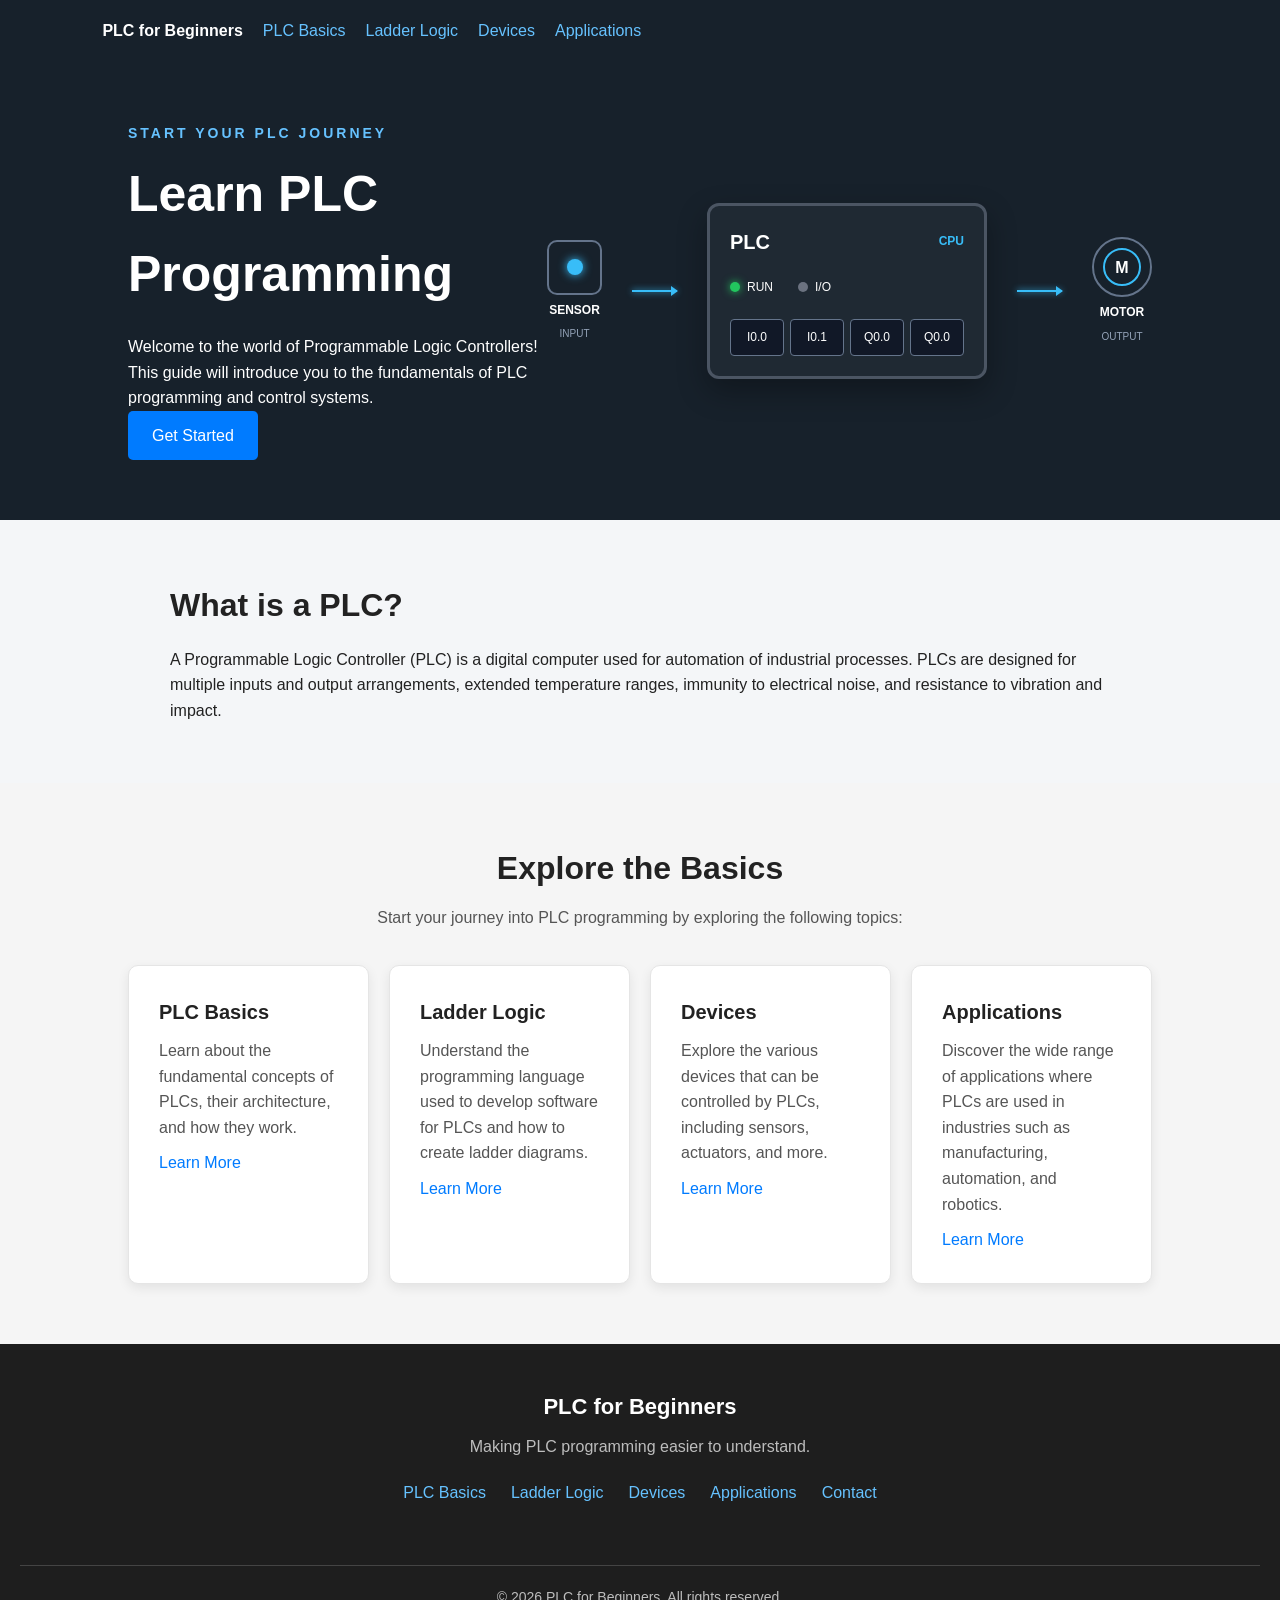
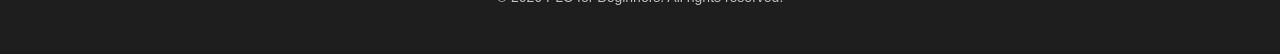
<file: index.html>
<!DOCTYPE html>
<html lang="en">

<head>
    <meta charset="UTF-8">
    <meta name="viewport" content="width=device-width, initial-scale=1.0">
    <title>PLC for Beginners</title>
    <link rel="stylesheet" href="style.css">
</head>

<body>
    <nav>
        <ul>
            <div class="logo">PLC for Beginners</div>
            <li><a href="basics.html">PLC Basics</a></li>
            <li><a href="laddder-logic.html">Ladder Logic</a></li>
            <li><a href="devices.html">Devices</a></li>
            <li><a href="applications.html">Applications</a></li>
        </ul>
    </nav>
    <section class="hero">
        <div class="hero-content">
            <p class="hero-label">START YOUR PLC JOURNEY</p>
            <h1>Learn PLC Programming</h1>
            <p>Welcome to the world of Programmable Logic Controllers! This guide will introduce you to the fundamentals
                of PLC
                programming and control systems.</p>
            <a href="basics.html" class="hero-button">Get Started</a>
        </div>
        <div class="hero-plc">
            <div class="hero-device sensor-device">
                <div class="device-icon">
                    <span class="sensor-dot"></span>
                </div>
                <span class="device-name">SENSOR</span>
                <span class="device-type">INPUT</span>
            </div>
            <div class="signal-line input-signal"></div>
            <div class="plc-box">
                <div class="plc-top">
                    <span>PLC</span>
                    <span class="plc-model"> CPU</span>
                </div>
                <div class="plc-status">
                    <div>
                        <span class="status-light run-light"></span>
                        RUN
                    </div>
                    <div>
                        <span class="status-light io-light"></span>
                        I/O
                    </div>
                </div>
                <div class="plc-terminals">
                    <span class="input-terminal">I0.0</span>
                    <span>I0.1</span>
                    <span class="output-terminal">Q0.0</span>
                    <span>Q0.0</span>
                </div>

            </div>
            <div class="signal-line output-signal"></div>
            <div class="hero-device motor-device">
                <div class="device-icon motor-icon">
                    <span class="motor-symbol">M</span>
                </div>
                <span class="device-name">MOTOR</span>
                <span class="device-type">OUTPUT</span>
            </div>
        </div>
    </section>


    <section class="what-is-a-plc">
        <h2>What is a PLC?</h2>
        <p>A Programmable Logic Controller (PLC) is a digital computer used for automation of industrial processes.
            PLCs are
            designed for multiple inputs and output arrangements, extended temperature ranges, immunity to
            electrical noise,
            and resistance to vibration and impact.</p>
    </section>

    <section class="topics">
        <h2>Explore the Basics</h2>
        <p class="topics-intro">Start your journey into PLC programming by exploring the following topics:</p>

        <div class="card-container">
            <div class="card">
                <h3>PLC Basics</h3>
                <p>Learn about the fundamental concepts of PLCs, their architecture, and how they work.</p>
                <a href="basics.html" class="card-button">Learn More</a>
            </div>
            <div class="card">
                <h3>Ladder Logic</h3>
                <p>Understand the programming language used to develop software for PLCs and how to create ladder
                    diagrams.</p>
                <a href="laddder-logic.html" class="card-button">Learn More</a>
            </div>
            <div class="card">
                <h3>Devices</h3>
                <p>Explore the various devices that can be controlled by PLCs, including sensors, actuators, and
                    more.</p>
                <a href="devices.html" class="card-button">Learn More</a>
            </div>
            <div class="card">
                <h3>Applications</h3>
                <p>Discover the wide range of applications where PLCs are used in industries such as manufacturing,
                    automation, and robotics.</p>
                <a href="applications.html" class="card-button">Learn More</a>
            </div>

        </div>
    </section>
</body>

<footer>
    <div class="footer-content">
        <h3> PLC for Beginners</h3>
        <p>Making PLC programming easier to understand.</p>

        <div class="footer-links">
            <a href="basics.html">PLC Basics</a>
            <a href="laddder-logic.html">Ladder Logic</a>
            <a href="devices.html">Devices</a>
            <a href="applications.html">Applications</a>
            <a href="contact.html">Contact</a>
        </div>
        <p class="copyright">© 2026 PLC for Beginners. All rights reserved.</p>
    </div>
</footer>

</html>
</file>
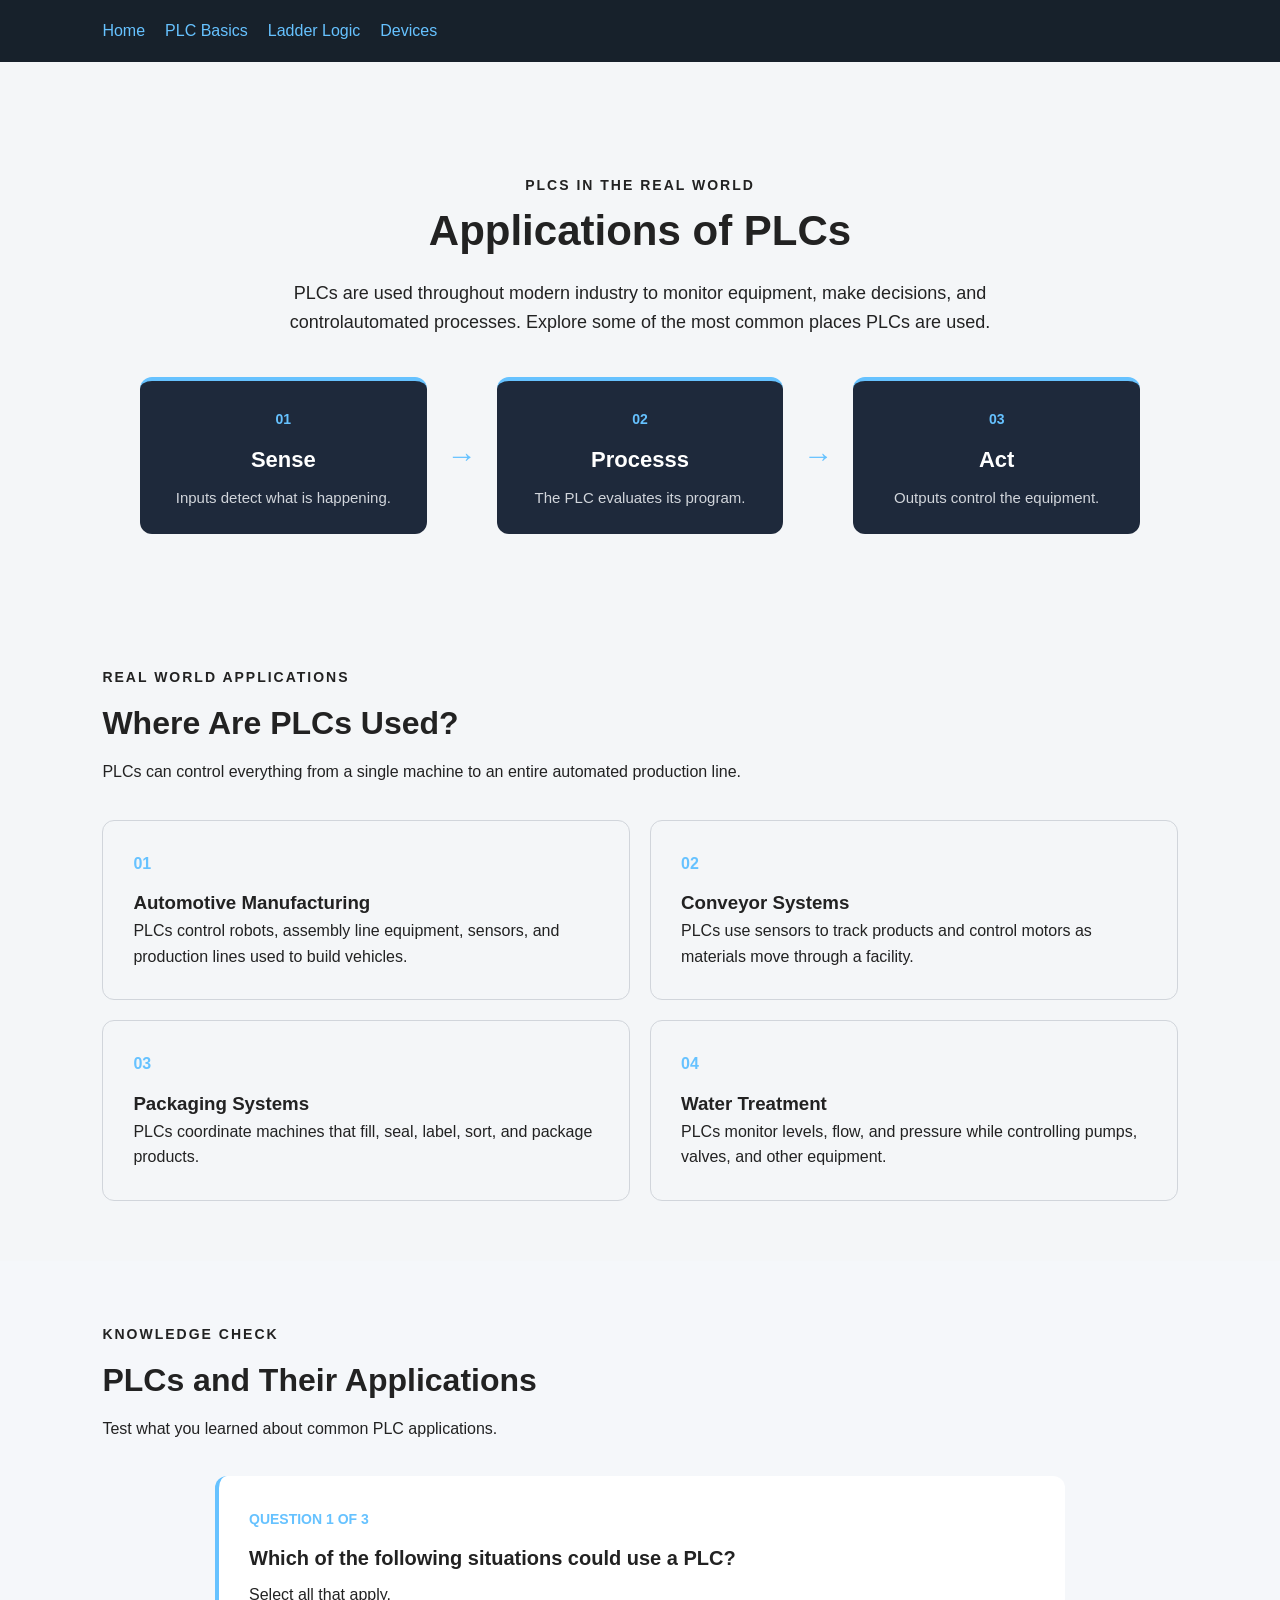
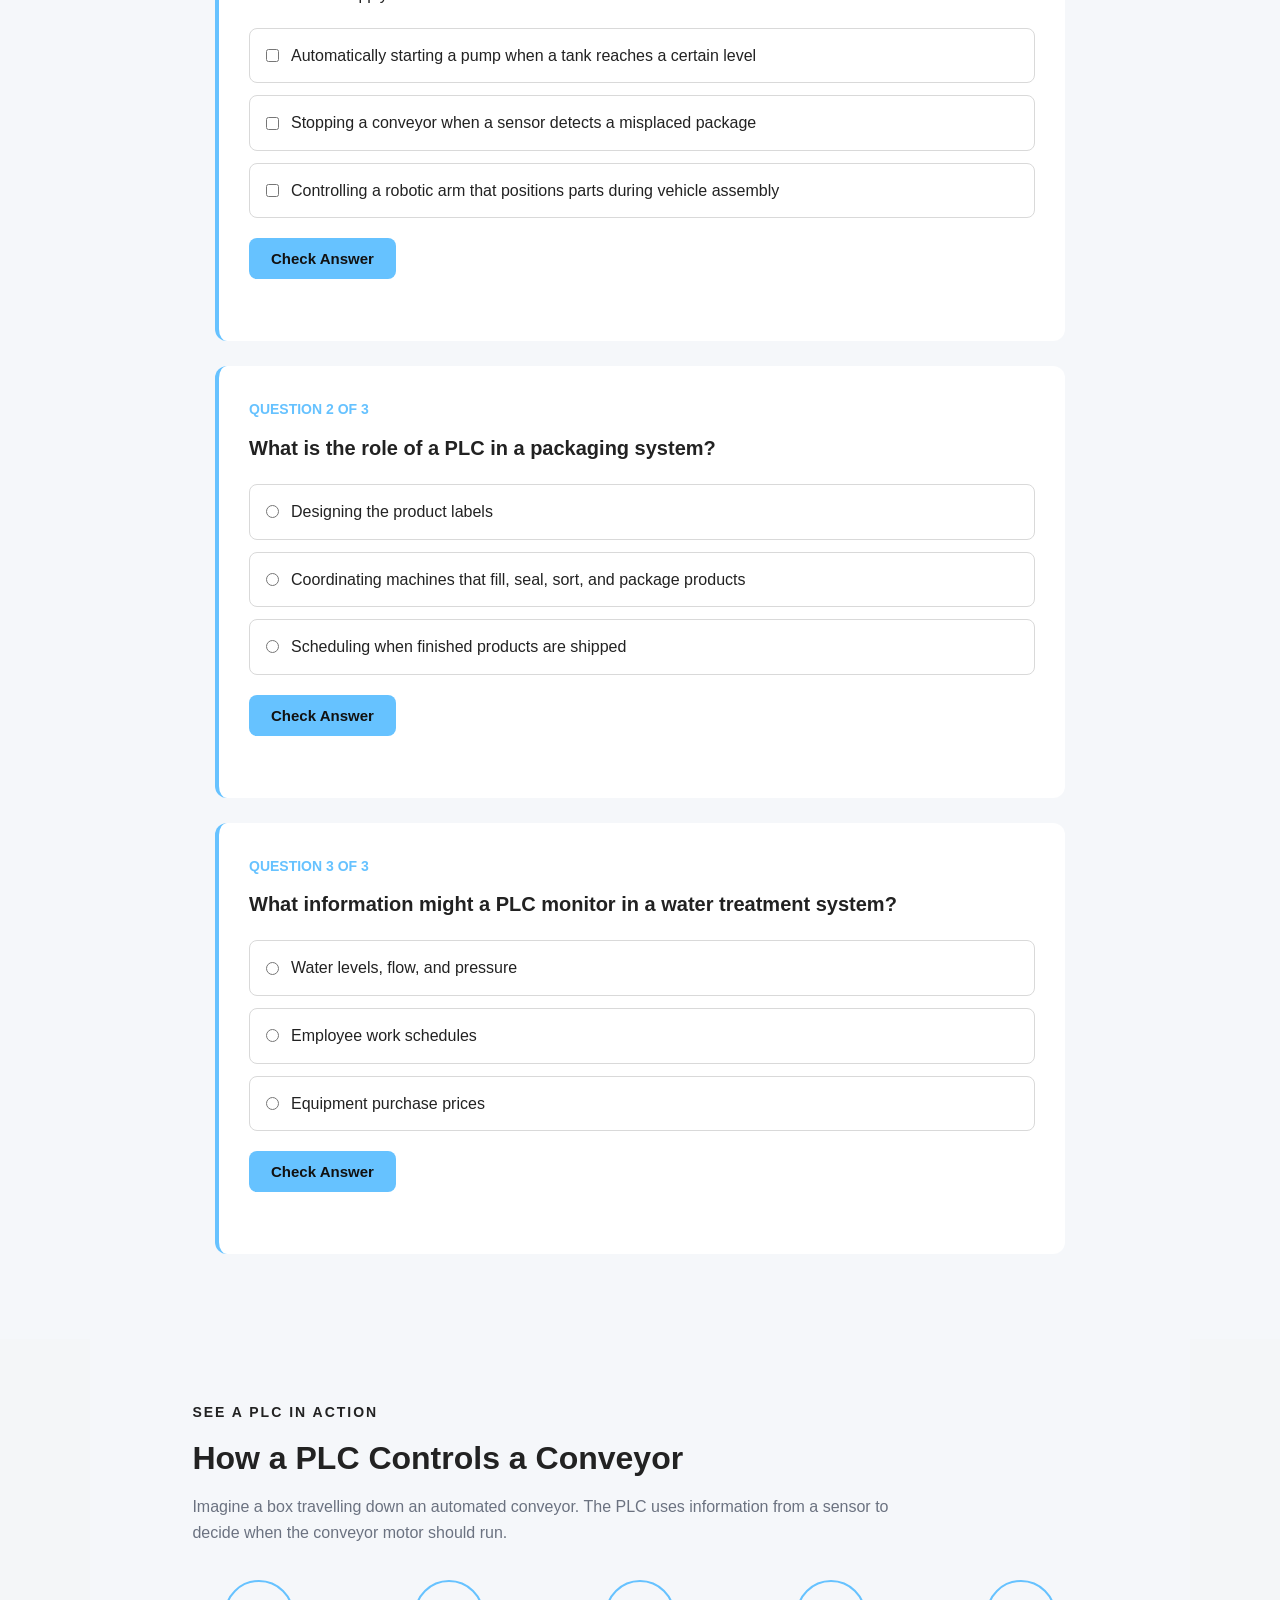
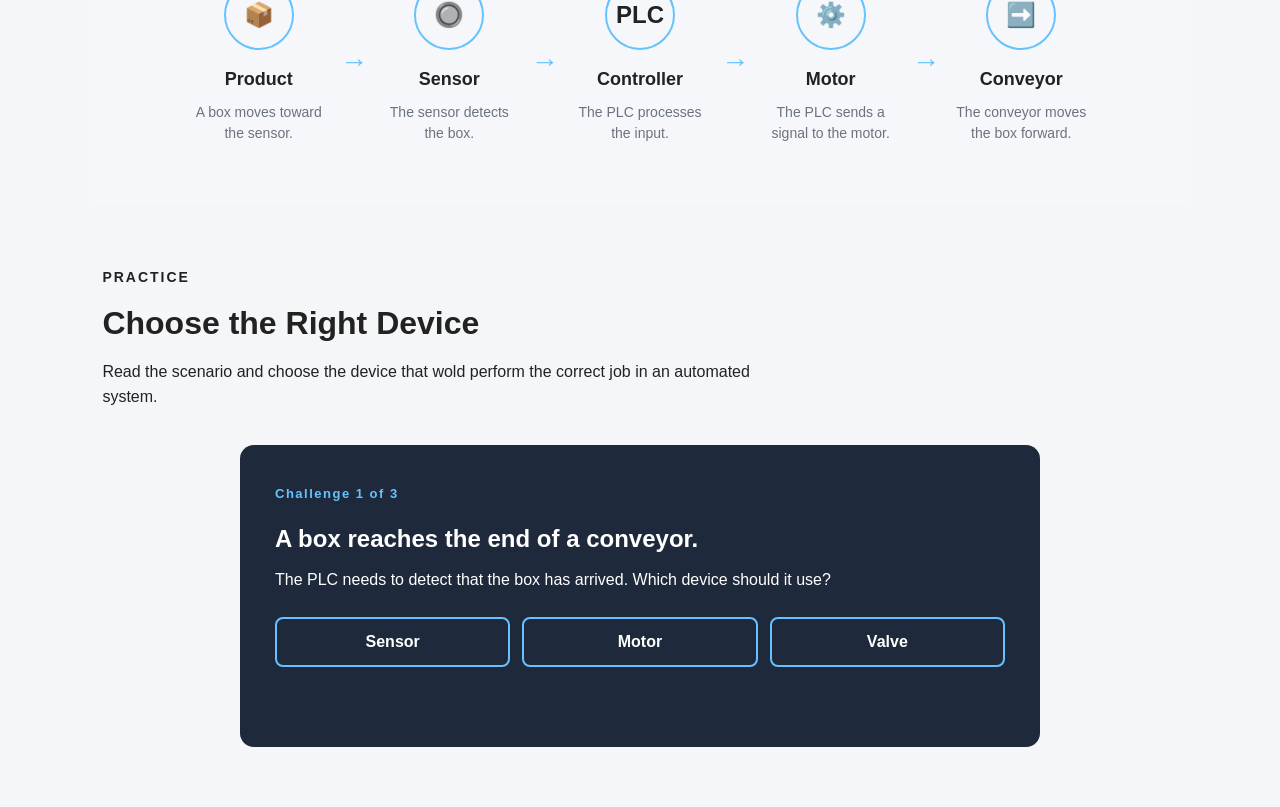
<file: applications.html>
<!DOCTYPE html>
<html lang="en">

<head>
    <meta charset="UTF-8">
    <meta name="viewport" content="width=device-width, initial-scale=1.0">
    <title>Applications</title>
    <link rel="stylesheet" href="style.css">
</head>

<body>
    <nav>
        <ul>
            <li><a href="index.html">Home</a></li>
            <li><a href="basics.html">PLC Basics</a></li>
            <li><a href="laddder-logic.html">Ladder Logic</a></li>
            <li><a href="devices.html">Devices</a></li>
        </ul>
    </nav>
    <section class="apps-hero">
        <div class="apps-hero-text">
            <span class="section-label">PLCs In The Real World</span>
            <h1>Applications of PLCs</h1>
            <p>
                PLCs are used throughout modern industry to monitor equipment, make decisions, and controlautomated
                processes. Explore some of the most common places PLCs are used.
            </p>
        </div>
        <div class="process-flow">
            <div class="flow-item">
                <span>01</span>
                <h3>Sense</h3>
                <p>Inputs detect what is happening.</p>
            </div>
            <div class="flow-arrow">→</div>
            <div class="flow-item">
                <span>02</span>
                <h3>Processs</h3>
                <p>The PLC evaluates its program.</p>
            </div>
            <div class="flow-arrow">→</div>
            <div class="flow-item">
                <span>03</span>
                <h3>Act</h3>
                <p>Outputs control the equipment.</p>
            </div>
        </div>
    </section>
    <section class="apps-section">
        <div class="section-heading">
            <span class="section-label">Real World Applications</span>
            <h2>Where Are PLCs Used?</h2>
            <p>
                PLCs can control everything from a single machine to an entire automated production line.
            </p>
        </div>
        <div class="apps-grid">
            <div class="app-card">
                <span class="card-number">01</span>
                <h3>Automotive Manufacturing</h3>
                <p>
                    PLCs control robots, assembly line equipment, sensors, and production lines used to build vehicles.
                </p>
            </div>
            <div class="app-card">
                <span class="card-number">02</span>
                <h3>Conveyor Systems</h3>
                <p>
                    PLCs use sensors to track products and control motors as materials move through a facility.
                </p>
            </div>
            <div class="app-card">
                <span class="card-number">03</span>
                <h3>Packaging Systems</h3>
                <p>
                    PLCs coordinate machines that fill, seal, label, sort, and package products.
                </p>
            </div>
            <div class="app-card">
                <span class="card-number">04</span>
                <h3>Water Treatment</h3>
                <p>
                    PLCs monitor levels, flow, and pressure while controlling pumps, valves, and other equipment.
                </p>
            </div>
        </div>
    </section>
    <section class="app-quiz">
        <div class="section-heading">
            <span class="section-label">Knowledge Check</span>
            <h2>PLCs and Their Applications</h2>
            <p>Test what you learned about common PLC applications.</p>
        </div>
        <div class="quiz-box">
            <div class="quiz-question">
                <span class="question-number">Question 1 of 3</span>
                <h3>Which of the following situations could use a PLC?</h3>
                <p>Select all that apply.</p>
                <div class="answer-options">
                    <label class="answer-choice">
                        <input type="checkbox" name="question1" value="pump">
                        <span>Automatically starting a pump when a tank reaches a certain level</span>
                    </label>
                    <label class="answer-choice">
                        <input type="checkbox" name="question1" value="conveyor">
                        <span>Stopping a conveyor when a sensor detects a misplaced package</span>
                    </label>
                    <label class="answer-choice">
                        <input type="checkbox" name="question1" value="robot">
                        <span>Controlling a robotic arm that positions parts during vehicle assembly</span>
                    </label>
                </div>
                <button class="quiz-button" id="check-question1">Check Answer</button>
                <p class="quiz-feedback" id="feedback1"></p>
            </div>
            <div class="quiz-question">
                <span class="question-number">Question 2 of 3</span>
                <h3>What is the role of a PLC in a packaging system?</h3>
                <div class="answer-options">
                    <label class="answer-choice">
                        <input type="radio" name="question2" value="labels">
                        <span>Designing the product labels</span>
                    </label>
                    <label class="answer-choice">
                        <input type="radio" name="question2" value="machines">
                        <span>Coordinating machines that fill, seal, sort, and package products</span>
                    </label>
                    <label class="answer-choice">
                        <input type="radio" name="question2" value="shipping">
                        <span>Scheduling when finished products are shipped</span>
                    </label>
                </div>
                <button class="quiz-button" id="check-question2">Check Answer</button>
                <p class="quiz-feedback" id="feedback2"></p>
            </div>
            <div class="quiz-question">
                <span class="question-number">Question 3 of 3</span>
                <h3>What information might a PLC monitor in a water treatment system?</h3>
                <div class="answer-options">
                    <label class="answer-choice">
                        <input type="radio" name="question3" value="levels">
                        <span>Water levels, flow, and pressure</span>
                    </label>
                    <label class="answer-choice">
                        <input type="radio" name="question3" value="schedules">
                        <span>Employee work schedules</span>
                    </label>
                    <label class="answer-choice">
                        <input type="radio" name="question3" value="prices">
                        <span>Equipment purchase prices</span>
                    </label>
                </div>
                <button class="quiz-button" id="check-question3">Check Answer</button>
                <p class="quiz-feedback" id="feedback3"></p>
            </div>
        </div>
    </section>
    <section class="example">
        <div class="section-heading">
            <span class="section-label">See a PLC in Action</span>
            <h2>How a PLC Controls a Conveyor</h2>
            <p>
                Imagine a box travelling down an automated conveyor. The PLC uses information from a sensor to decide
                when the conveyor motor should run.
            </p>
        </div>
        <div class="conveyor-flow">
            <div class="conveyor-step">
                <span class="step-icon">📦</span>
                <h3>Product</h3>
                <p>A box moves toward the sensor.</p>
            </div>
            <div class="conveyor-arrow">→</div>
            <div class="conveyor-step">
                <span class="step-icon">🔘</span>
                <h3>Sensor</h3>
                <p>The sensor detects the box.</p>
            </div>
            <div class="conveyor-arrow">→</div>
            <div class="conveyor-step">
                <span class="step-icon">PLC</span>
                <h3>Controller</h3>
                <p>The PLC processes the input.</p>
            </div>
            <div class="conveyor-arrow">→</div>
            <div class="conveyor-step">
                <span class="step-icon">⚙️</span>
                <h3>Motor</h3>
                <p>The PLC sends a signal to the motor.</p>
            </div>
            <div class="conveyor-arrow">→</div>
            <div class="conveyor-step">
                <span class="step-icon">➡️</span>
                <h3>Conveyor</h3>
                <p>The conveyor moves the box forward.</p>
            </div>
        </div>
    </section>
    <section class="app-game">
        <div class="section-heading">
            <span class="section-label">Practice</span>
            <h2>Choose the Right Device</h2>
            <p>
                Read the scenario and choose the device that wold perform the correct job in an automated system.
            </p>
        </div>
        <div class="game-box">
            <span class="challenge-number" id="challenge-number">Challenge 1 of 3</span>
            <h3 id="game-question">A box reaches the end of a conveyor.</h3>
            <p id="game-scenario">
                The PLC needs to detect that the box has arrived.
                Which device should it use?
            </p>
            <div class="game-choices">
                <button class="game-choice" data-answer="sensor">
                    Sensor
                </button>
                <button class="game-choice" data-answer="motor">
                    Motor
                </button>
                <button class="game-choice" data-answer="valve">
                    Valve
                </button>
            </div>
            <p id="game-feedback"></p>
            <button id="next-challenge" class="next-challenge">
                Next Challenge →
            </button>
        </div>
    </section>
    <script>
        const gameChoices = document.querySelectorAll(".game-choice");
        const gameFeedback = document.getElementById("game-feedback");
        const nextChallenge = document.getElementById("next-challenge");
        const gameQuestion = document.getElementById("game-question");
        const gameScenario = document.getElementById("game-scenario");
        const challengeNumber = document.getElementById("challenge-number");

        let currentChallenge = 1;

        gameChoices.forEach(choice => {
            choice.addEventListener("click", function () {
                if (
                    (currentChallenge === 1 && choice.dataset.answer === "sensor") ||
                    (currentChallenge === 2 && choice.dataset.answer === "valve") ||
                    (currentChallenge === 3 && choice.dataset.answer === "output")
                ) {
                    if (currentChallenge === 1) {
                        gameFeedback.textContent =
                            "Correct! A sensor detects when the box arrives."
                    }
                    else if (currentChallenge === 2) {
                        gameFeedback.textContent =
                            "Correct! A valve controls the flow of water."
                    }
                    else if (currentChallenge === 3) {
                        gameFeedback.textContent =
                            "Correct! Since the input and PLC command are working, the motor or output circuit should be checked next."
                    }
                    nextChallenge.style.display = "inline-block";
                }
                else {
                    gameFeedback.textContent = "Not quite. Try again!";
                }
            });
        });
        nextChallenge.addEventListener("click", function () {
            console.log("Next");
            if (currentChallenge === 1) {
                currentChallenge = 2;

                challengeNumber.textContent = "Challenge 2 of 3";
                gameQuestion.textContent =
                    "A tank has reached its maximum level.";
                gameScenario.textContent =
                    "A level sensor tells the PLC that the tank is full. The PLC must stop more water from filling. Which device should the PLC control?";
                gameFeedback.textContent = "";
                nextChallenge.style.display = "none";
            }
            else if (currentChallenge === 2) {
                currentChallenge = 3;
                challengeNumber.textContent = "Challenge 3 of 3";
                gameQuestion.textContent =
                    "The PLC sees the box, but the conveyor will not move.";
                gameScenario.textContent =
                    "A photoelectric sensor detects a box and the PLC input turns ON. The program tells the conveyor to run, but the conveyor doesn't move. What should be checked next?";
                gameFeedback.textContent = "";
                nextChallenge.style.display = "none";
                nextChallenge.textContent = "Finish Game →"
                gameChoices[0].textContent = "Photoelectric Sensor";
                gameChoices[0].dataset.answer = "sensor";

                gameChoices[1].textContent = "PLC Input";
                gameChoices[1].dataset.answer = "input";

                gameChoices[2].textContent = "Motor / Output Circuit";
                gameChoices[2].dataset.answer = "output";
            }
            else if (currentChallenge === 3) {
                challengeNumber.textContent = "Complete";
                gameQuestion.textContent =
                    "Nice work! You completed the challenge.";
                gameScenario.textContent =
                    "You identified inputs, outputs, and used PLC signal paths to troubleshoot an automated system.";
                gameFeedback.textContent = "";
                gameChoices.forEach(choice => {
                    choice.style.display = "none";
                });
                nextChallenge.style.display = "none";
            }
        });
        const checkQuestion1 = document.getElementById("check-question1");

        checkQuestion1.addEventListener("click", function () {
            const answers = document.querySelectorAll('input[name="question1"]');
            const feedback = document.getElementById("feedback1");
            const allSelected = Array.from(answers).every(answer => answer.checked);

            if (allSelected) {
                feedback.textContent = "Correct! PLCs can be used in all three of these situations.";
                feedback.className = "quiz-feedback correct";
            } else {
                feedback1.textContent = "Not quite. There may be more than one correct answer.";
                feedback.className = "quiz-feedback incorrect";

            }
        });

        const checkQuestion2 = document.getElementById("check-question2");

        checkQuestion2.addEventListener("click", function () {
            const selectedAnswer = document.querySelector(
                'input[name=question2]:checked'
            );
            const feedback = document.getElementById("feedback2");
            if (selectedAnswer && selectedAnswer.value === "machines") {
                feedback.textContent = "Correct! PLCs can coordinate machines throughout the packaging process.";
                feedback.className = "quiz-feedback correct";
            } else {
                feedback.textContent = "Not quite. Think about which task involves controlling automated equipment.";
                feedback.className = "quiz-feedback incorrect";
            }
        });

        const checkQuestion3 = document.getElementById("check-question3");
        checkQuestion3.addEventListener("click", function () {
            const selectedAnswer = document.querySelector(
                'input[name="question3"]:checked'
            );
            const feedback = document.getElementById("feedback3");
            if (selectedAnswer && selectedAnswer.value === "levels") {
                feedback.textContent = "Correct! PLCs can monitor water levels, flow, and pressure.";
                feedback.className = "quiz-feedback correct";
            } else {
                feedback.textContent = "Not quite. Think about what information sensors would send to the PLC.";
                feedback.className = "quiz-feedback incorrect";
            }
        });
    </script>
</body>
</file>
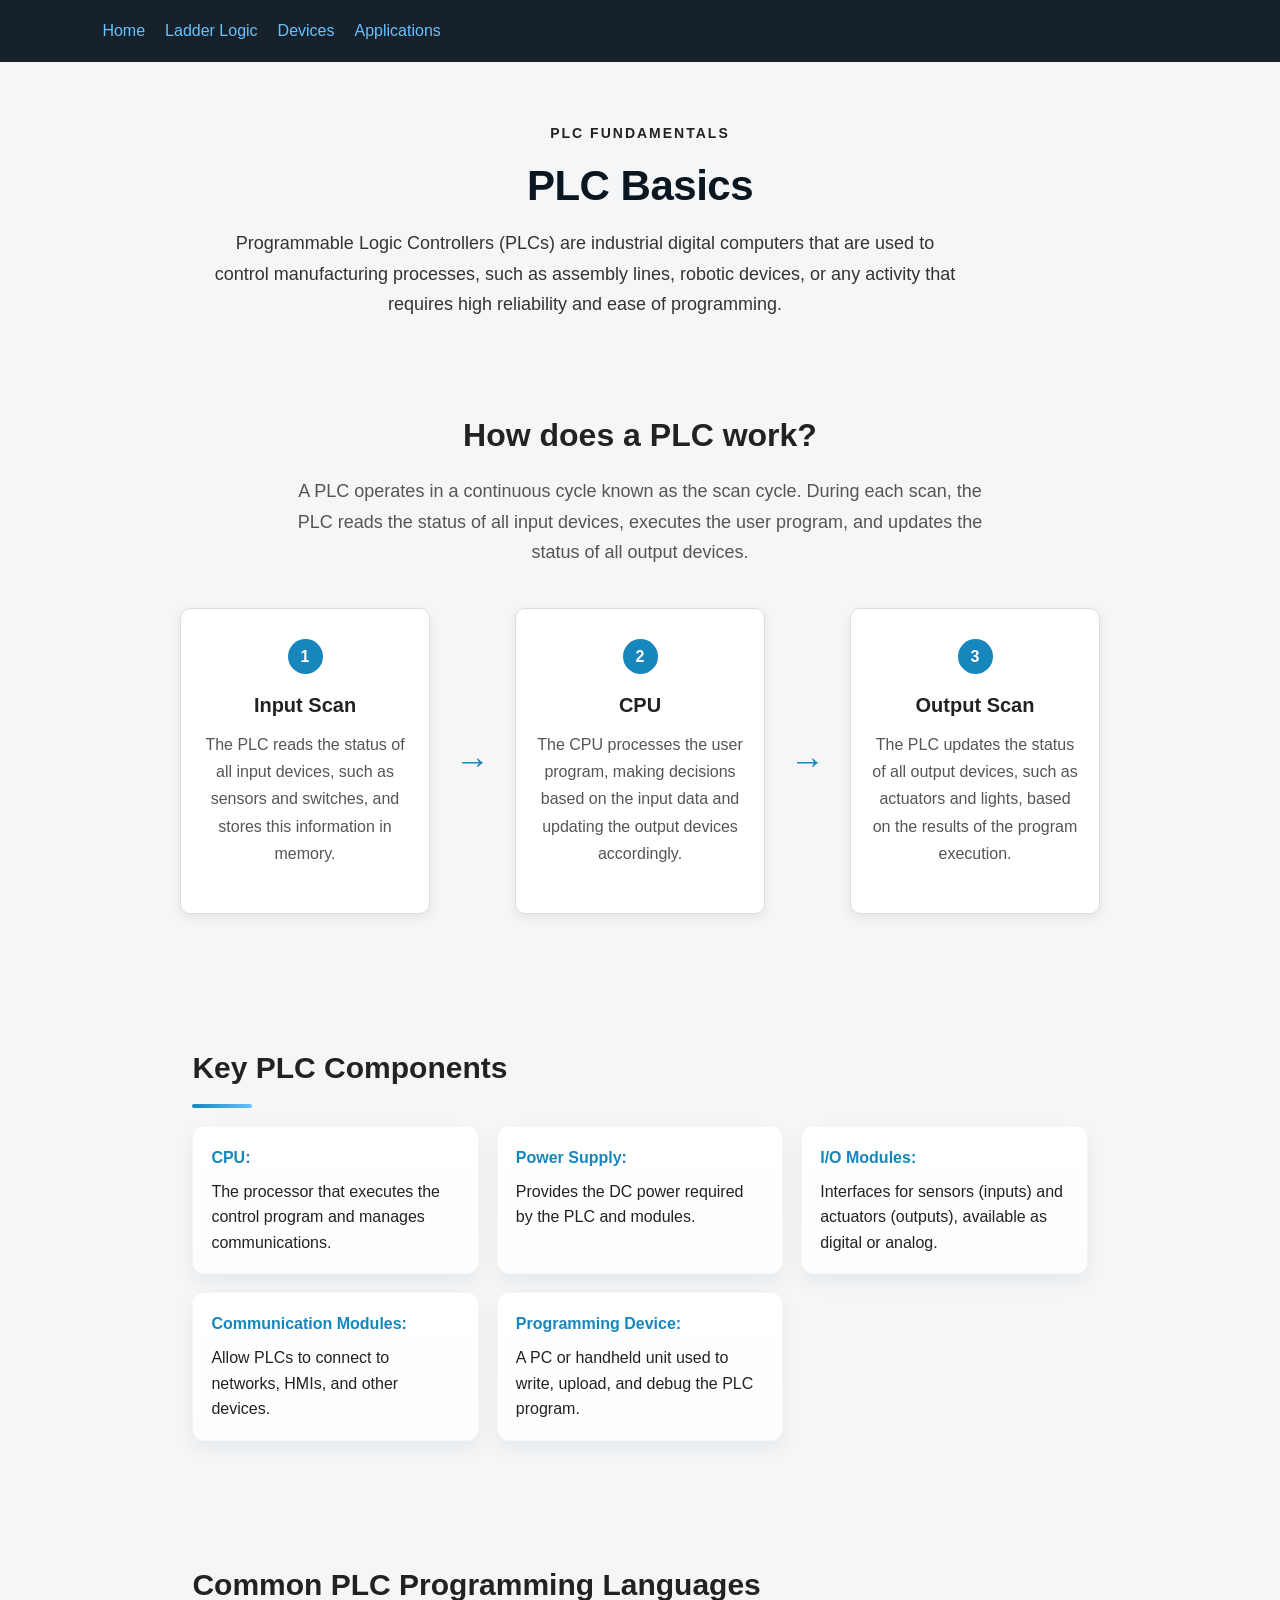
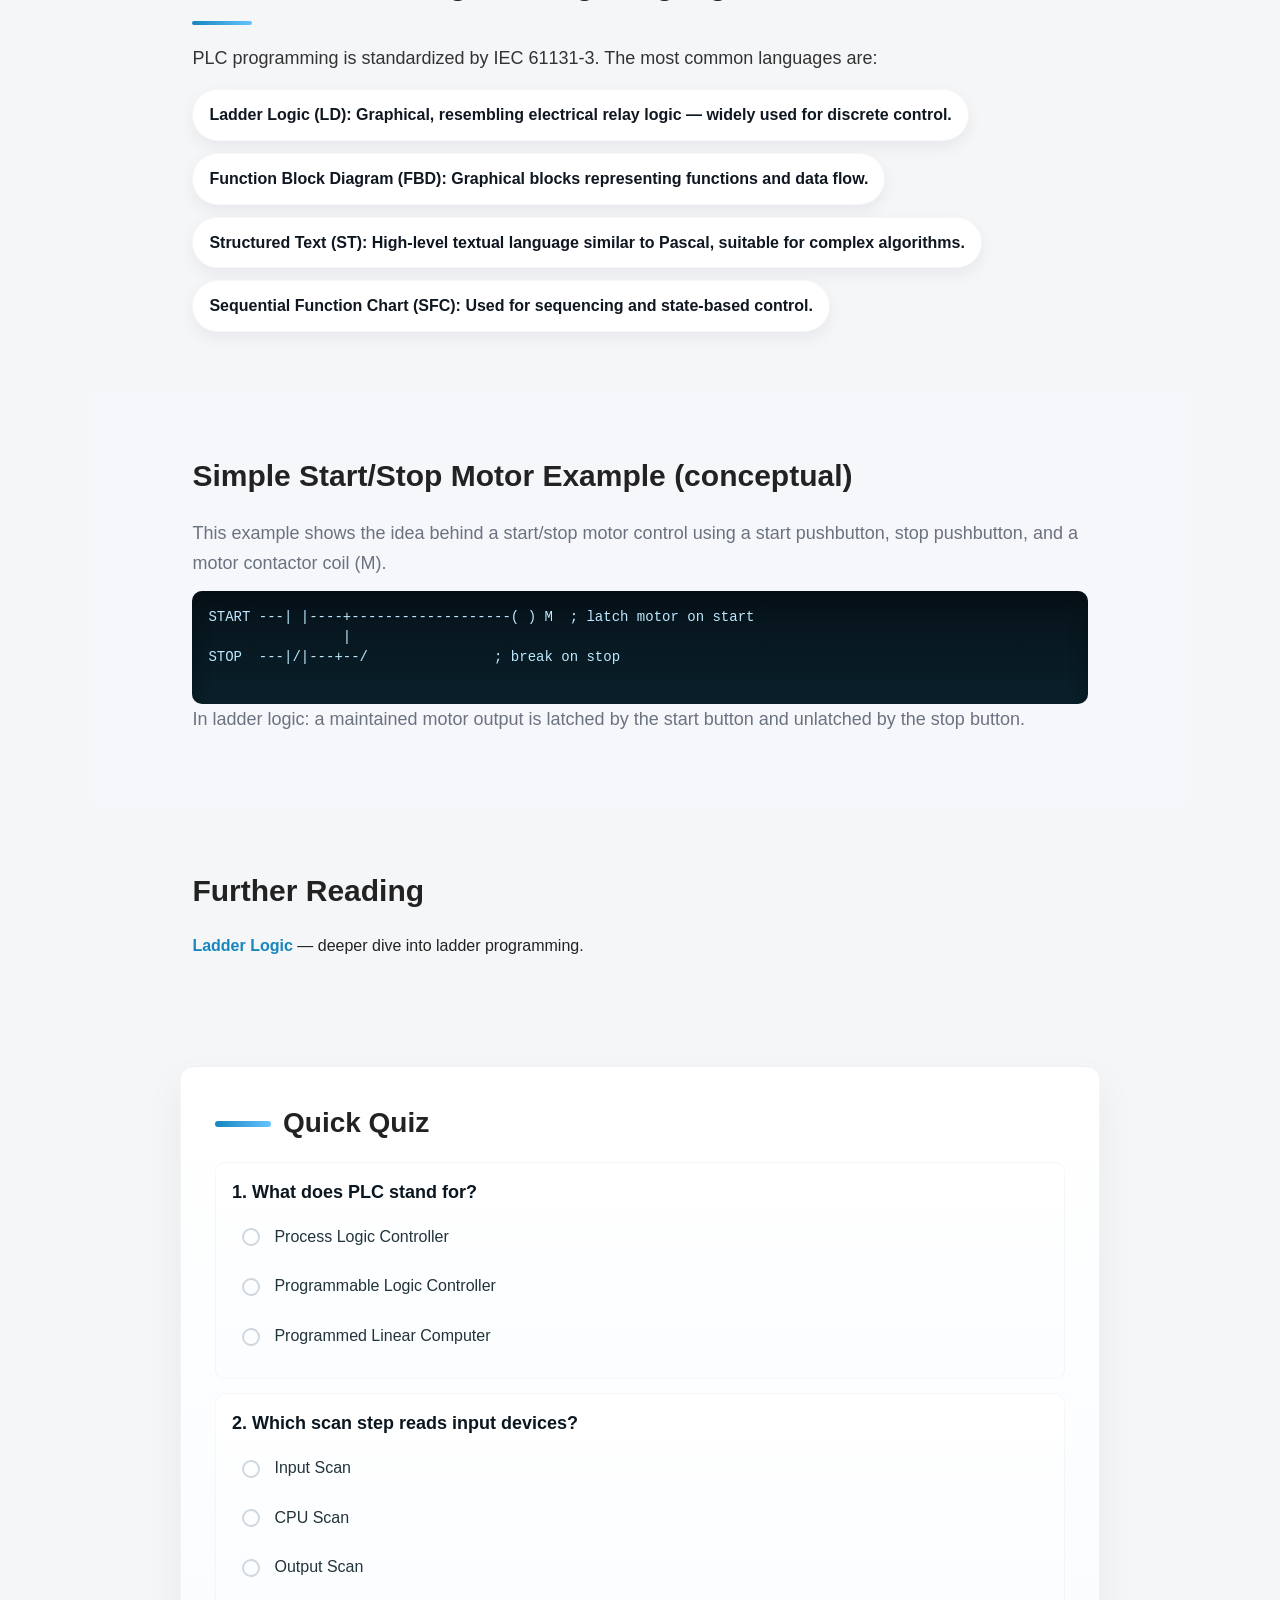
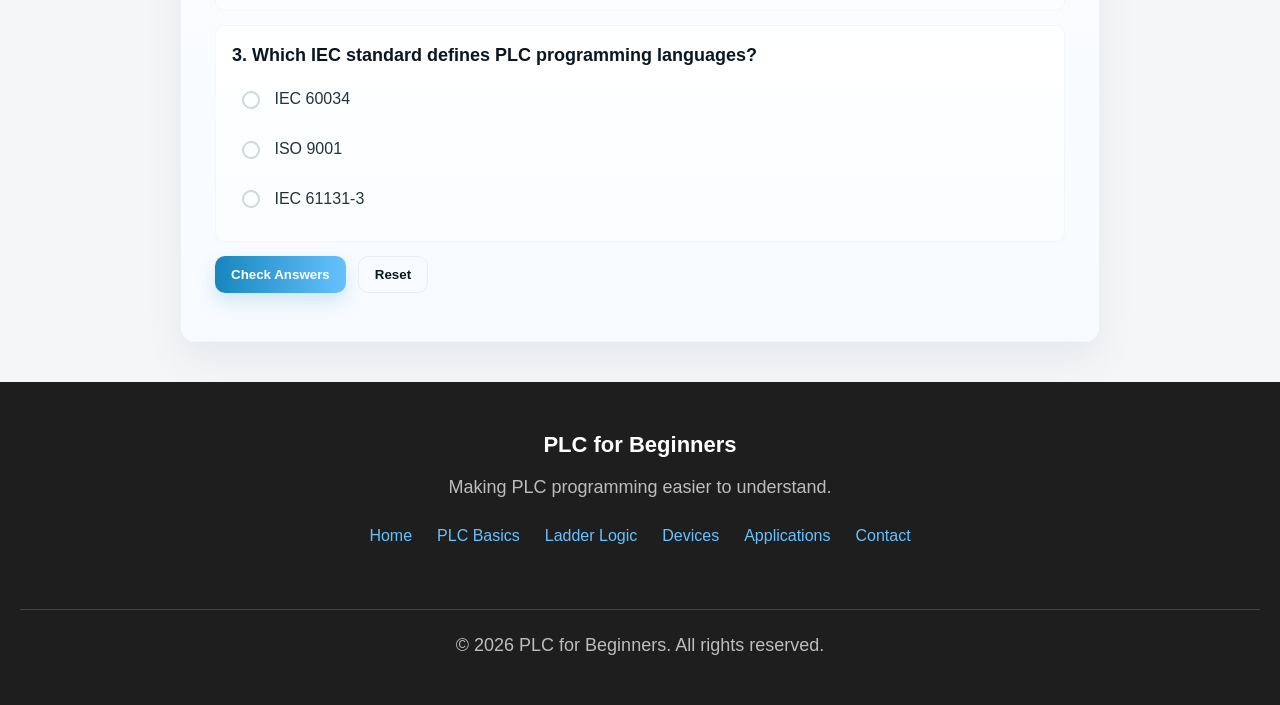
<file: basics.html>
<!DOCTYPE html>
<html lang="en">

<head>
    <meta charset="UTF-8">
    <meta name="viewport" content="width=device-width, initial-scale=1.0">
    <title>Basics</title>
    <link rel="stylesheet" href="style.css">
</head>

<body class="page-basics">
    <nav>
        <ul>
            <li><a href="index.html">Home</a></li>
            <li><a href="laddder-logic.html">Ladder Logic</a></li>
            <li><a href="devices.html">Devices</a></li>
            <li><a href="applications.html">Applications</a></li>
        </ul>
    </nav>

    <div class="basics-intro">
        <h3 class="section-label">PLC Fundamentals</h3>


        <h1>PLC Basics</h1>
        <p>Programmable Logic Controllers (PLCs) are industrial digital computers that are used to control manufacturing
            processes, such as assembly lines, robotic devices, or any activity that requires high reliability and ease
            of
            programming.</p>
    </div>

    <section class="how-it-works">
        <h2>How does a PLC work?</h2>
        <p>A PLC operates in a continuous cycle known as the scan cycle. During each scan, the PLC reads the status of
            all input devices, executes the user program, and updates the status of all output devices.</p>

        <div class="plc-flow">

            <div class="flow-box">
                <span>1</span>
                <h3>Input Scan</h3>
                <p>The PLC reads the status of all input devices, such as sensors and switches, and stores this
                    information in memory.</p>
            </div>
            <div class="arrow">→</div>

            <div class="flow-box">
                <span>2</span>
                <h3>CPU</h3>
                <p>The CPU processes the user program, making decisions based on the input data and updating the output
                    devices accordingly.</p>
            </div>
            <div class="arrow">→</div>

            <div class="flow-box">
                <span>3</span>
                <h3>Output Scan</h3>
                <p>The PLC updates the status of all output devices, such as actuators and lights, based on the results
                    of the program execution.</p>
            </div>

        </div>
    </section>

    <section class="components">
        <h2>Key PLC Components</h2>
        <ul>
            <li><strong>CPU:</strong> The processor that executes the control program and manages communications.</li>
            <li><strong>Power Supply:</strong> Provides the DC power required by the PLC and modules.</li>
            <li><strong>I/O Modules:</strong> Interfaces for sensors (inputs) and actuators (outputs), available as
                digital or analog.</li>
            <li><strong>Communication Modules:</strong> Allow PLCs to connect to networks, HMIs, and other devices.</li>
            <li><strong>Programming Device:</strong> A PC or handheld unit used to write, upload, and debug the PLC
                program.</li>
        </ul>
    </section>

    <section class="languages">
        <h2>Common PLC Programming Languages</h2>
        <p>PLC programming is standardized by IEC 61131-3. The most common languages are:</p>
        <ul>
            <li><strong>Ladder Logic (LD):</strong> Graphical, resembling electrical relay logic — widely used for
                discrete control.</li>
            <li><strong>Function Block Diagram (FBD):</strong> Graphical blocks representing functions and data flow.
            </li>
            <li><strong>Structured Text (ST):</strong> High-level textual language similar to Pascal, suitable for
                complex algorithms.</li>
            <li><strong>Sequential Function Chart (SFC):</strong> Used for sequencing and state-based control.</li>
        </ul>
    </section>

    <section class="example">
        <h2>Simple Start/Stop Motor Example (conceptual)</h2>
        <p>This example shows the idea behind a start/stop motor control using a start pushbutton, stop pushbutton,
            and a motor contactor coil (M).</p>
        <pre>
START ---| |----+-------------------( ) M  ; latch motor on start
                |
STOP  ---|/|---+--/               ; break on stop
        </pre>
        <p>In ladder logic: a maintained motor output is latched by the start button and unlatched by the stop button.
        </p>
    </section>

    <section class="further-reading">
        <h2>Further Reading</h2>
        <ul>
            <li><a href="laddder-logic.html">Ladder Logic</a> — deeper dive into ladder programming.</li>
        </ul>
    </section>
    </section>

    <section class="quiz">
        <h2>Quick Quiz</h2>
        <form id="basics-quiz" class="quiz-form">
            <div class="question" data-answer="b">
                <p>1. What does PLC stand for?</p>
                <label><input type="radio" name="q1" value="a"> Process Logic Controller</label>
                <label><input type="radio" name="q1" value="b"> Programmable Logic Controller</label>
                <label><input type="radio" name="q1" value="c"> Programmed Linear Computer</label>
            </div>

            <div class="question" data-answer="a">
                <p>2. Which scan step reads input devices?</p>
                <label><input type="radio" name="q2" value="a"> Input Scan</label>
                <label><input type="radio" name="q2" value="b"> CPU Scan</label>
                <label><input type="radio" name="q2" value="c"> Output Scan</label>
            </div>

            <div class="question" data-answer="c">
                <p>3. Which IEC standard defines PLC programming languages?</p>
                <label><input type="radio" name="q3" value="a"> IEC 60034</label>
                <label><input type="radio" name="q3" value="b"> ISO 9001</label>
                <label><input type="radio" name="q3" value="c"> IEC 61131-3</label>
            </div>

            <div class="quiz-actions">
                <button type="button" id="check-quiz">Check Answers</button>
                <button type="button" id="reset-quiz">Reset</button>
            </div>

            <div id="quiz-result" class="quiz-result" aria-live="polite"></div>
        </form>
    </section>

    <script>
        (function () {
            var checkBtn = document.getElementById('check-quiz');
            var resetBtn = document.getElementById('reset-quiz');

            function launchConfetti(count) {
                var colors = ['#ff6b6b', '#f59e0b', '#34d399', '#60a5fa', '#a78bfa', '#f472b6'];
                for (var i = 0; i < count; i++) {
                    var el = document.createElement('span');
                    el.className = 'confetti-piece';
                    var left = Math.random() * 100;
                    var delay = Math.random() * 0.5;
                    var dur = 1.6 + Math.random() * 0.8;
                    el.style.left = left + '%';
                    el.style.background = colors[Math.floor(Math.random() * colors.length)];
                    el.style.width = (6 + Math.random() * 10) + 'px';
                    el.style.height = (10 + Math.random() * 14) + 'px';
                    el.style.animationDelay = delay + 's';
                    el.style.animationDuration = dur + 's';
                    document.body.appendChild(el);
                    (function (el) {
                        setTimeout(function () { el.remove(); }, Math.round((dur + delay) * 1100));
                    })(el);
                }
            }

            if (checkBtn) {
                checkBtn.addEventListener('click', function () {
                    var form = document.getElementById('basics-quiz');
                    var questions = form.querySelectorAll('.question');
                    var score = 0;
                    questions.forEach(function (q, i) {
                        var correct = q.getAttribute('data-answer');
                        var name = 'q' + (i + 1);
                        var sel = form.querySelector('input[name="' + name + '"]:checked');
                        var isCorrect = sel && sel.value === correct;
                        if (isCorrect) score++;
                        q.classList.toggle('correct', !!isCorrect);
                        q.classList.toggle('incorrect', !isCorrect);
                    });
                    var result = document.getElementById('quiz-result');
                    result.textContent = 'You scored ' + score + ' of ' + questions.length + '.';
                    result.classList.remove('celebrate');
                    if (score === questions.length) {
                        // perfect score: celebrate
                        launchConfetti(28);
                        result.classList.add('celebrate');
                    }
                });
            }
            if (resetBtn) {
                resetBtn.addEventListener('click', function () {
                    var form = document.getElementById('basics-quiz');
                    form.reset();
                    form.querySelectorAll('.question').forEach(function (q) { q.classList.remove('correct', 'incorrect'); });
                    var result = document.getElementById('quiz-result');
                    result.textContent = '';
                    result.classList.remove('celebrate');
                });
            }
        })();
    </script>

    <footer>
        <div class="footer-content">
            <h3> PLC for Beginners</h3>
            <p>Making PLC programming easier to understand.</p>

            <div class="footer-links">
                <a href="index.html">Home</a>
                <a href="basics.html">PLC Basics</a>
                <a href="laddder-logic.html">Ladder Logic</a>
                <a href="devices.html">Devices</a>
                <a href="applications.html">Applications</a>
                <a href="contact.html">Contact</a>
            </div>
            <p class="copyright">© 2026 PLC for Beginners. All rights reserved.</p>
        </div>
    </footer>
</body>
</file>
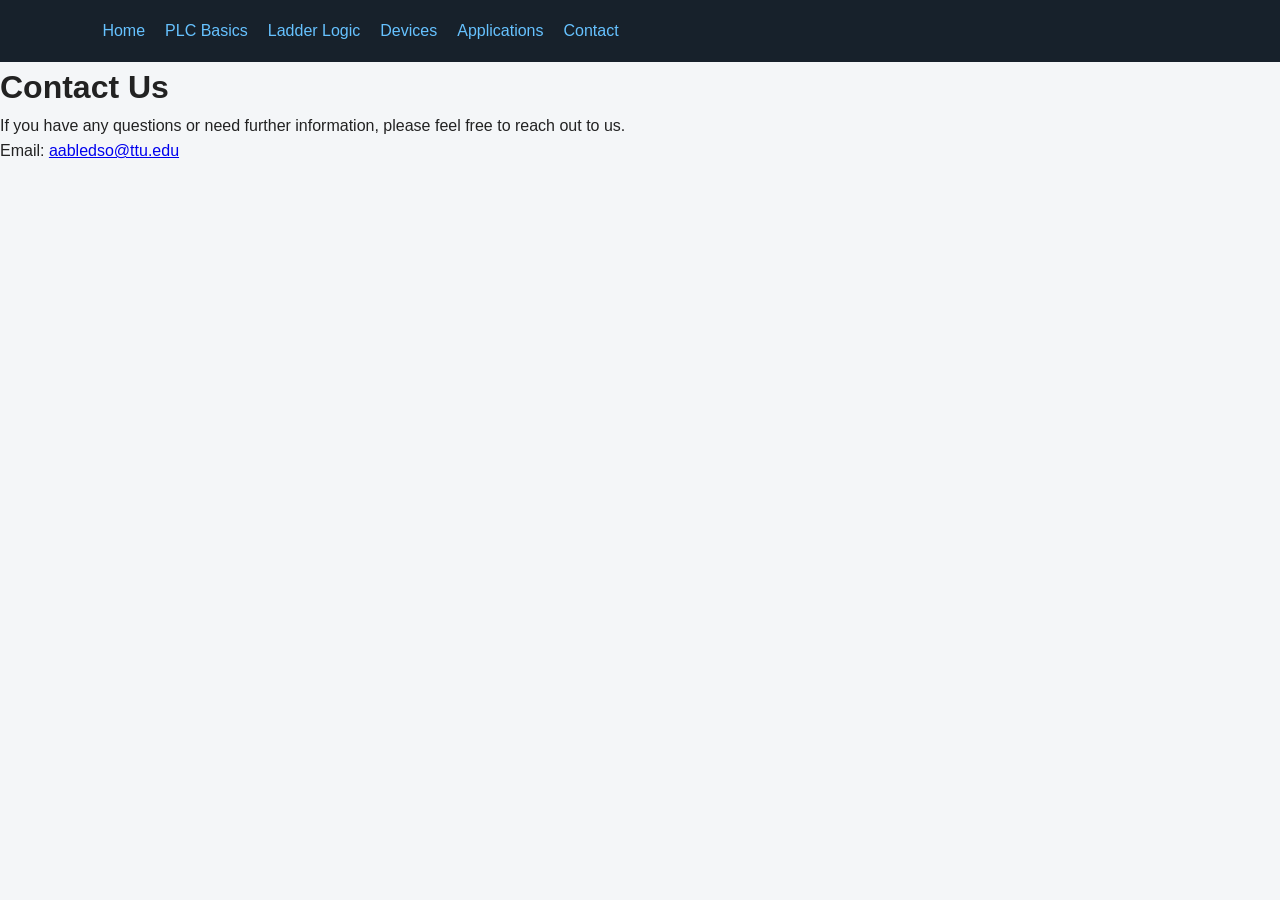
<file: contact.html>
<!DOCTYPE html>
<html lang="en">

<head>
    <meta charset="UTF-8">
    <meta name="viewport" content="width=device-width, initial-scale=1.0">
    <title>Contact</title>
    <link rel="stylesheet" href="style.css">
</head>

<body>
    <nav>
        <ul>
            <li><a href="index.html">Home</a></li>
            <li><a href="basics.html">PLC Basics</a></li>
            <li><a href="laddder-logic.html">Ladder Logic</a></li>
            <li><a href="devices.html">Devices</a></li>
            <li><a href="applications.html">Applications</a></li>
            <li><a href="contact.html">Contact</a></li>
        </ul>
    </nav>
    <h1>Contact Us</h1>
    <p>If you have any questions or need further information, please feel free to reach out to us.</p>
    <p>Email: <a href="mailto:aabledso@ttu.edu">aabledso@ttu.edu</a></p>
</body>

</html>
</file>
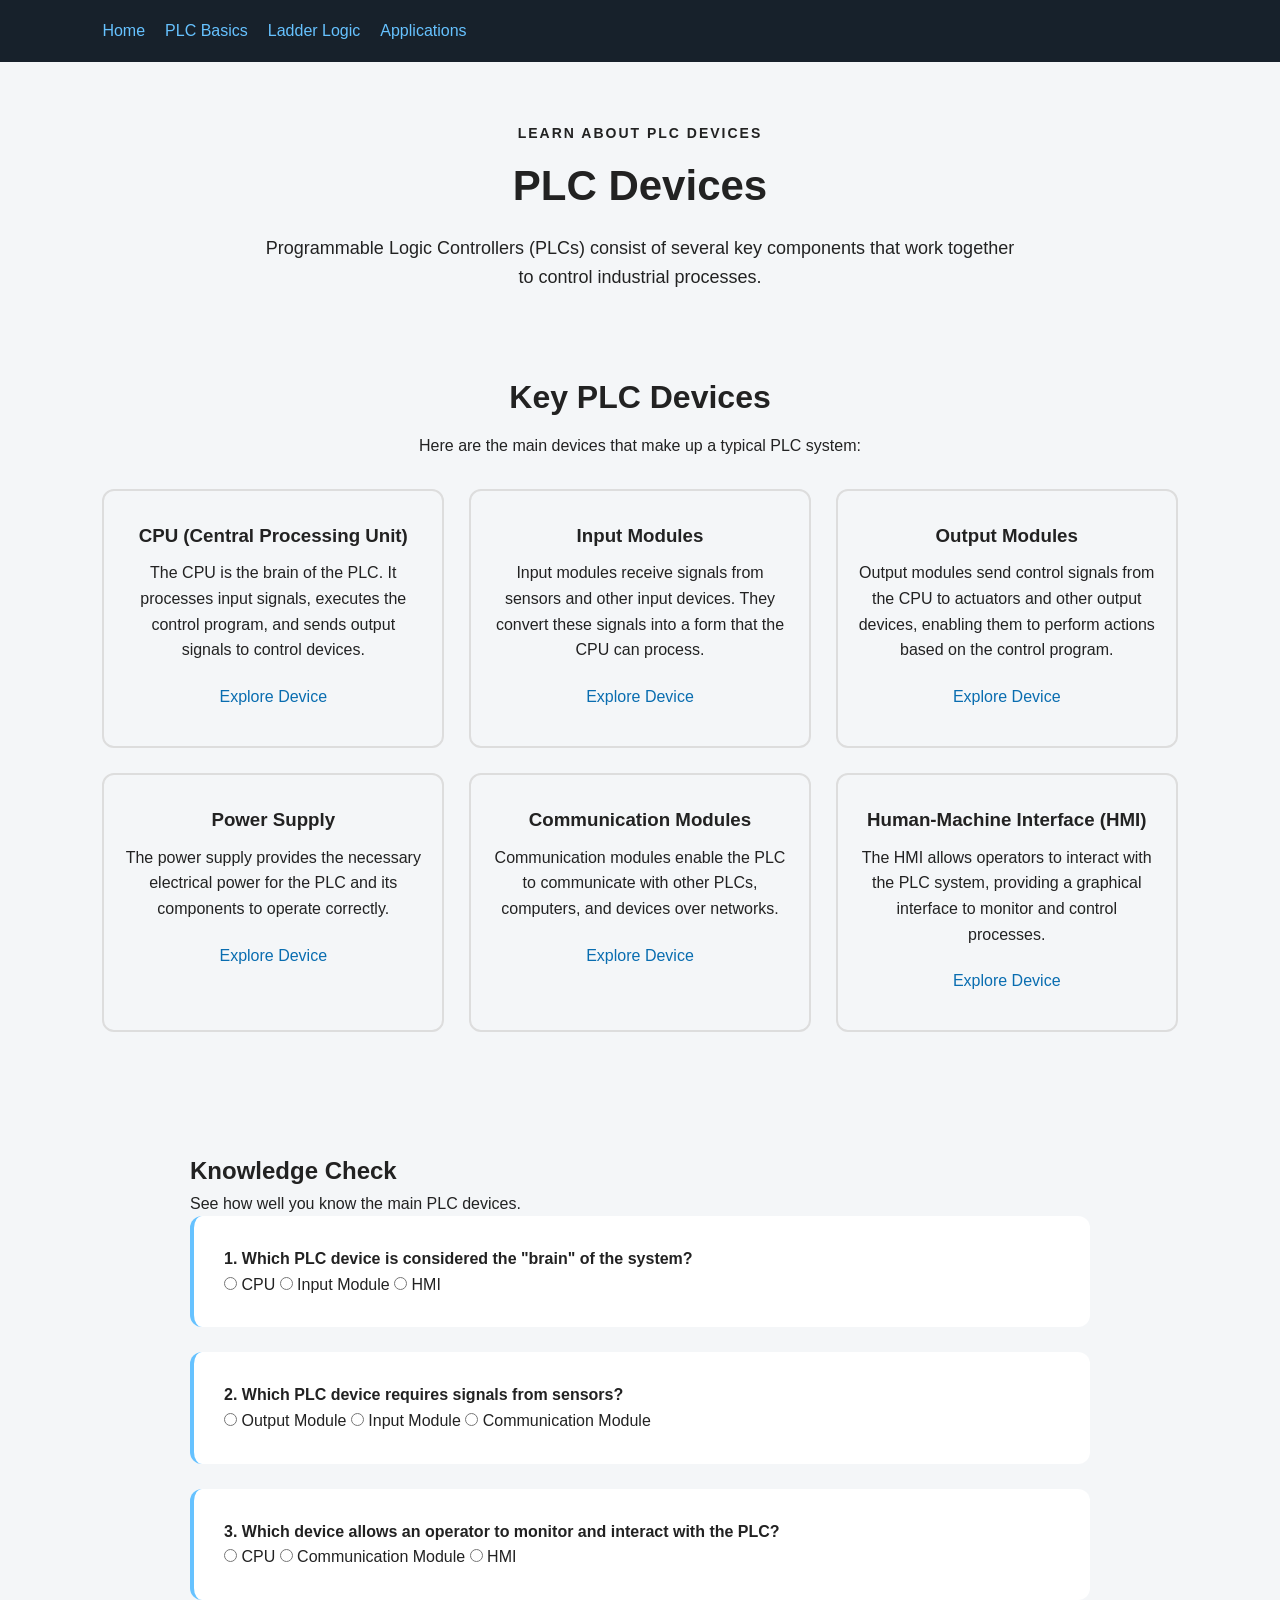
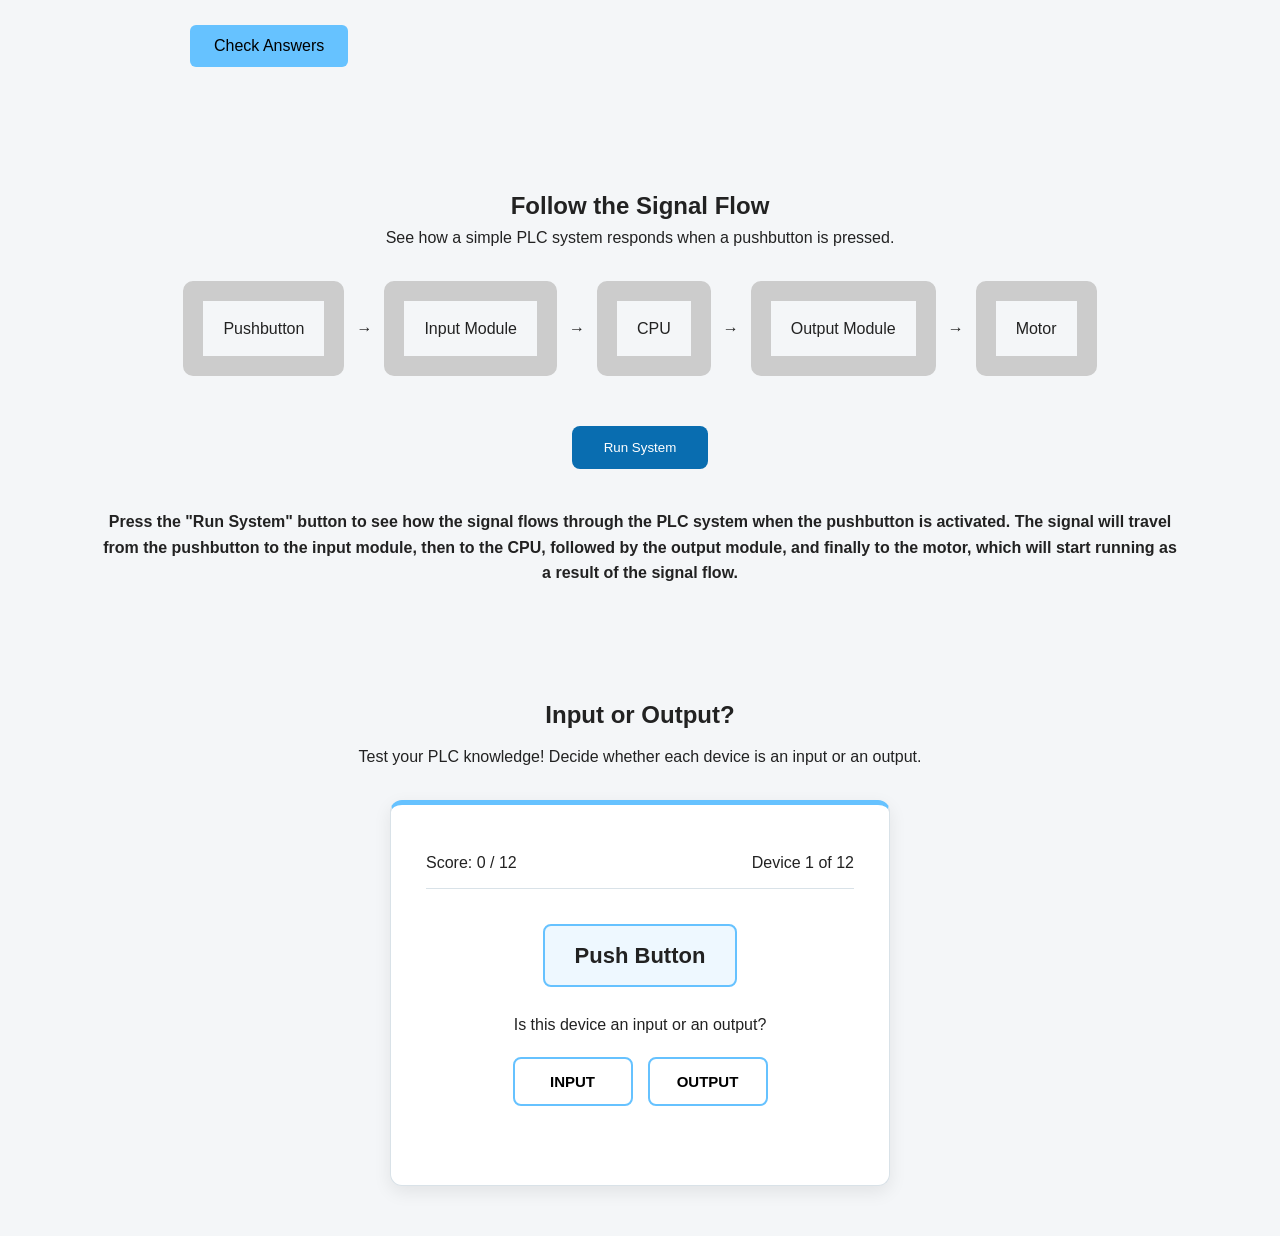
<file: devices.html>
<!DOCTYPE html>
<html lang="en">

<head>
    <meta charset="UTF-8">
    <meta name="viewport" content="width=device-width, initial-scale=1.0">
    <title>Devices</title>
    <link rel="stylesheet" href="style.css">
</head>

<body>
    <nav>
        <ul>
            <li><a href="index.html">Home</a></li>
            <li><a href="basics.html">PLC Basics</a></li>
            <li><a href="laddder-logic.html">Ladder Logic</a></li>
            <li><a href="applications.html">Applications</a></li>
        </ul>
    </nav>
    <div class="devices-intro">
        <h3 class="section-label">LEARN ABOUT PLC DEVICES</h3>
        <h1>PLC Devices</h1>
        <p>Programmable Logic Controllers (PLCs) consist of several key components that work together to control
            industrial
            processes.</p>
    </div>

    <section class="devices-section">

        <h2>Key PLC Devices</h2>
        <p class="section-intro">Here are the main devices that make up a typical PLC system:</p>

        <div class="device-grid">
            <div class="device-card">
                <h3>CPU (Central Processing Unit)</h3>
                <p>The CPU is the brain of the PLC. It processes input signals, executes the control program, and sends
                    output signals to control devices.</p>
                <button class="explore-button">Explore Device</button>

                <div class="device-details">
                    <p><strong>Function:</strong> Runs the control program and manages the operation of the PLC.</p>
                    <p><strong>Real-world Example:</strong> A PLC CPU controlling a conveyor belt in a manufacturing
                        plant.</p>
                    <p><strong>Signal Flow:</strong> Input signals → CPU → Output signals</p>
                </div>
            </div>
            <div class="device-card">
                <h3>Input Modules</h3>
                <p>Input modules receive signals from sensors and other input devices. They convert these signals into a
                    form that the CPU can process.</p>
                <button class="explore-button">Explore Device</button>
                <div class="device-details">
                    <p><strong>Function:</strong> Converts input signals from sensors into a format the CPU can
                        understand.</p>
                    <p><strong>Real-world Example:</strong> A temperature sensor sending data to the PLC to monitor a
                        process.</p>
                    <p><strong>Signal Flow:</strong> Sensors → Input Modules → CPU</p>
                </div>
            </div>
            <div class="device-card">
                <h3>Output Modules</h3>
                <p>Output modules send control signals from the CPU to actuators and other output devices, enabling them
                    to perform actions based on the control program.</p>
                <button class="explore-button">Explore Device</button>
                <div class="device-details">
                    <p><strong>Function:</strong> Sends control signals from the CPU to actuators and other output
                        devices.</p>
                    <p><strong>Real-world Example:</strong> A PLC output module controlling a motor in a manufacturing
                        line.</p>
                    <p><strong>Signal Flow:</strong> CPU → Output Modules → Actuators</p>
                </div>
            </div>
            <div class="device-card">
                <h3>Power Supply</h3>
                <p>The power supply provides the necessary electrical power for the PLC and its components to operate
                    correctly.</p>
                <button class="explore-button">Explore Device</button>
                <div class="device-details">
                    <p><strong>Function:</strong> Provides electrical power to all PLC components.</p>
                    <p><strong>Real-world Example:</strong> A PLC power supply ensuring stable operation in an
                        industrial environment.</p>
                    <p><strong>Signal Flow:</strong> AC/DC Power → Power Supply → PLC Components</p>
                </div>
            </div>
            <div class="device-card">
                <h3>Communication Modules</h3>
                <p>Communication modules enable the PLC to communicate with other PLCs, computers, and devices over
                    networks.</p>
                <button class="explore-button">Explore Device</button>
                <div class="device-details">
                    <p><strong>Function:</strong> Facilitates communication between the PLC and other devices or
                        systems.</p>
                    <p><strong>Real-world Example:</strong> A PLC communicating with a SCADA system for remote
                        monitoring
                        and control.</p>
                    <p><strong>Signal Flow:</strong> PLC → Communication Module → Network → Other Devices</p>
                </div>
            </div>
            <div class="device-card">
                <h3>Human-Machine Interface (HMI)</h3>
                <p>The HMI allows operators to interact with the PLC system, providing a graphical interface to
                    monitor
                    and control processes.</p>
                <button class="explore-button">Explore Device</button>
                <div class="device-details">
                    <p><strong>Function:</strong> Provides a user-friendly interface for operators to monitor and
                        control the PLC system.</p>
                    <p><strong>Real-world Example:</strong> An HMI screen displaying real-time data from a
                        production
                        line.</p>
                    <p><strong>Signal Flow:</strong> PLC → HMI → Operator Interaction</p>
                </div>
            </div>
    </section>
    <section class="device-quiz">
        <h2>Knowledge Check</h2>
        <p>See how well you know the main PLC devices.</p>
        <div class="quiz-question">
            <p><strong>1. Which PLC device is considered the "brain" of the system?</strong></p>
            <label>
                <input type="radio" name="q1" value="cpu">
                CPU
            </label>
            <label>
                <input type="radio" name="q1" value="input">
                Input Module
            </label>
            <label>
                <input type="radio" name="q1" value="hmi">
                HMI
            </label>
        </div>
        <div class="quiz-question">
            <p><strong>2. Which PLC device requires signals from sensors?</strong></p>
            <label>
                <input type="radio" name="q2" value="output">
                Output Module
            </label>
            <label>
                <input type="radio" name="q2" value="input">
                Input Module
            </label>
            <label>
                <input type="radio" name="q2" value="communication">
                Communication Module
            </label>
        </div>
        <div class="quiz-question">
            <p><strong>3. Which device allows an operator to monitor and interact with the PLC?</strong></p>
            <label>
                <input type="radio" name="q3" value="cpu">
                CPU
            </label>
            <label>
                <input type="radio" name="q3" value="communication">
                Communication Module
            </label>
            <label>
                <input type="radio" name="q3" value="hmi">
                HMI
            </label>
        </div>
        <button type="button" id="checkDeviceQuiz">
            Check Answers
        </button>
        <p id="quizResult"></p>
    </section>
    <section class="signal-section">
        <h2>Follow the Signal Flow</h2>
        <p>See how a simple PLC system responds when a pushbutton is pressed.</p>
        <div class="signal-flow">
            <div class="signal-step" id="step1">Pushbutton</div>
            <span>→</span>
            <div class="signal-step" id="step2">Input Module</div>
            <span>→</span>
            <div class="signal-step" id="step3">CPU</div>
            <span>→</span>
            <div class="signal-step" id="step4">Output Module</div>
            <span>→</span>
            <div class="signal-step" id="step5">Motor</div>
        </div>

        <button id="runSignal">Run System</button>

        <p id="signalMessage">
            Press the "Run System" button to see how the signal flows through the PLC system when the pushbutton is
            activated. The signal will travel from the pushbutton to the input module, then to the CPU, followed by the
            output module, and finally to the motor, which will start running as a result of the signal flow.
        </p>

    </section>
    <section class="io-game">
        <h2>Input or Output?</h2>
        <p>
            Test your PLC knowledge! Decide whether each device is an input or an output.
        </p>
        <div class="io-card">
            <div class="io-status">
                <p id="io-score">Score: 0 / 12</p>
                <p id="io-progress">Device 1 of 12</p>
            </div>
            <h3 id="device-name">Push Button</h3>
            <p id="io-question">Is this device an input or an output?</p>
            <div class="io-buttons">
                <button id="input-btn">INPUT</button>
                <button id="output-btn">OUTPUT</button>
            </div>
            <p id="io-feedback"></p>
            <button id="restart-btn" style="display:none;">Play Again</button>
        </div>
    </section>
    <script>
        const buttons = document.querySelectorAll('.explore-button');

        buttons.forEach(button => {
            button.addEventListener("click", function () {
                const details = button.nextElementSibling;
                details.classList.toggle("show");
                if (details.classList.contains("show")) {
                    this.textContent = "Hide Details";
                } else {
                    this.textContent = "Explore Device";
                }
            });
        });
    </script>
    <script>
        const runButton = document.getElementById("runSignal");
        const steps = document.querySelectorAll(".signal-step");
        const message = document.getElementById("signalMessage");

        const messages = [
            "The pushbutton is pressed.",
            "The input module receives the signal.",
            "The CPU processes the program logic.",
            "The output module send the signal to the motor.",
            "The motor starts running as a result of the signal flow."
        ];

        runButton.addEventListener("click", function () {
            steps.forEach(step => step.classList.remove("active"));
            message.textContent = "Running the system...";

            steps.forEach((step, index) => {
                setTimeout(() => {
                    step.classList.add("active");
                    message.textContent = messages[index];
                }, index * 1000);
            });
        });

        const checkDeviceQuiz = document.getElementById("checkDeviceQuiz");
        checkDeviceQuiz.addEventListener("click", function () {
            let score = 0;
            const q1 = document.querySelector('input[name="q1"]:checked');
            if (q1 && q1.value === "cpu") {
                score++;
            }
            const q2 = document.querySelector('input[name="q2"]:checked');
            if (q2 && q2.value === "input") {
                score++;
            }
            const q3 = document.querySelector('input[name="q3"]:checked');
            if (q3 && q3.value === "hmi") {
                score++;
            }
            if (score === 3) {
                document.getElementById("quizResult").textContent = "Perfect score!!! You got 3 out of 3 correct.";
            } else {
                document.getElementById("quizResult").textContent = "You got " + score + " out of 3 correct!";
            }

        });
        const inputBtn = document.getElementById("input-btn");
        const outputBtn = document.getElementById("output-btn");
        const feedback = document.getElementById("io-feedback");
        const restartBtn = document.getElementById("restart-btn");


        const devices = [
            {
                name: "Push Button",
                answer: "input"
            },
            {
                name: "Photoelectric Sensor",
                answer: "input"
            },
            {
                name: "Motor",
                answer: "output"
            },
            {
                name: "Solenoid Valve",
                answer: "output"
            },
            {
                name: "Limit Switch",
                answer: "input"
            },
            {
                name: "Stack Light",
                answer: "output"
            },
            {
                name: "Thermocouple",
                answer: "input"
            },
            {
                name: "Pressure Transmitter",
                answer: "input"
            },
            {
                name: "VFD Run Command",
                answer: "output"
            },
            {
                name: "Encoder",
                answer: "input"
            },
            {
                name: "Contactor Coil",
                answer: "output"
            },
            {
                name: "Servo Drive Enable Command",
                answer: "output"
            },
        ];
        let currentDevice = 0;
        let score = 0;
        let answered = false;
        const scoreDisplay = document.getElementById("io-score");
        const progressDisplay = document.getElementById("io-progress");

        const deviceName = document.getElementById("device-name");
        const question = document.getElementById("io-question");
        function showDevice() {
            deviceName.textContent = devices[currentDevice].name;
            progressDisplay.textContent =
                "Device " + (currentDevice + 1) + " of " + devices.length;
            feedback.textContent = "";
            feedback.className = "";
            answered = false;
        }

        function checkAnswer(choice) {
            if (answered) {
                return;
            }
            if (choice === devices[currentDevice].answer) {
                feedback.textContent = "Correct!";
                feedback.className = "correct";
                answered = true;
                score++;
                scoreDisplay.textContent = "Score: " + score + " / " + devices.length;
                setTimeout(function () {
                    currentDevice++;
                    if (currentDevice < devices.length) {
                        showDevice();
                    } else {
                        deviceName.textContent = "Game Complete!";
                        feedback.textContent = "You've identified all of the devices correctly!";
                        question.style.display = "none";
                        document.querySelector(".io-buttons").style.display = "none";
                        restartBtn.style.display = "inline-block";
                    }
                }, 1000);
            } else {
                feedback.textContent = "Try Again";
                feedback.className = "incorrect";
            }
        }

        inputBtn.addEventListener("click", function () {
            checkAnswer("input");
        });
        outputBtn.addEventListener("click", function () {
            checkAnswer("output");
        });
        restartBtn.addEventListener("click", function () {
            currentDevice = 0;
            score = 0;
            answered = false;
            scoreDisplay.textContent = "Score: 0 / " + devices.length;
            question.style.display = "block";
            document.querySelector(".io-buttons").style.display = "flex";
            restartBtn.style.display = "none";
            showDevice();
        });

    </script>
</body>

</html>
</file>
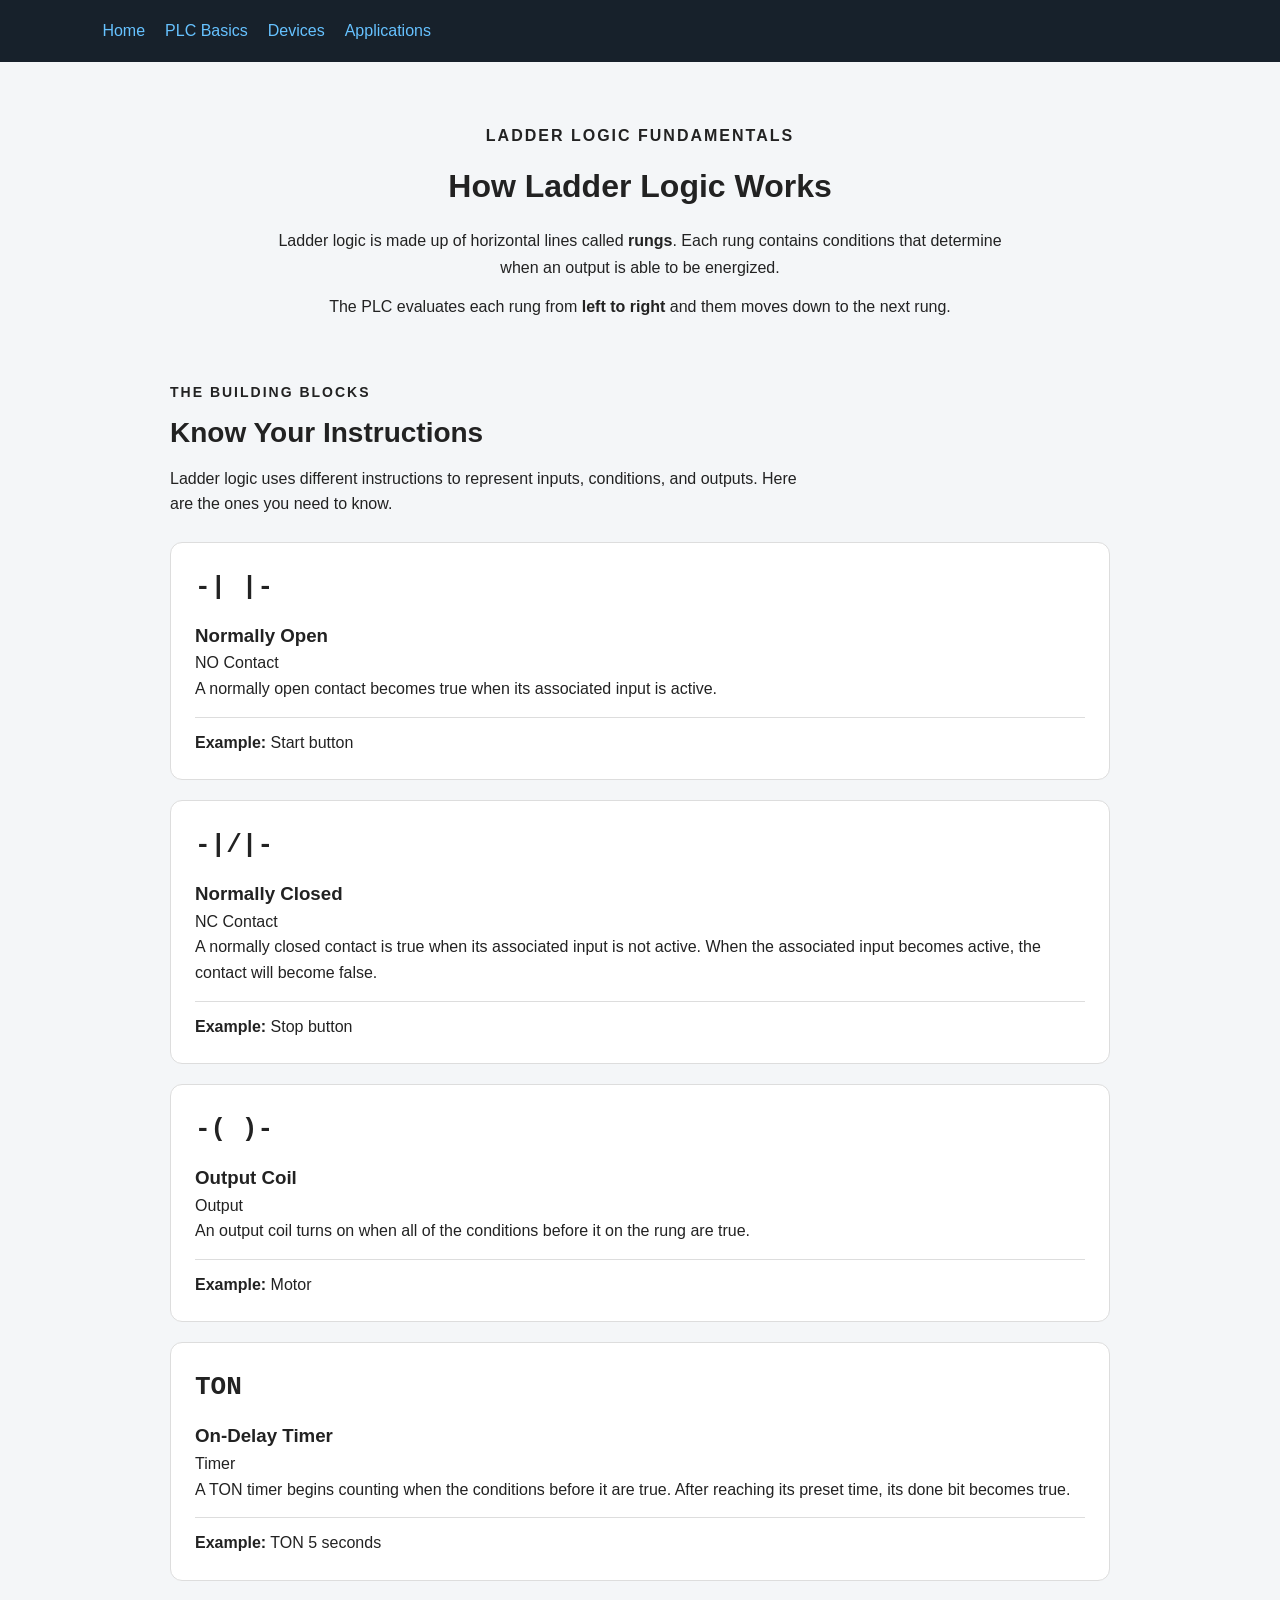
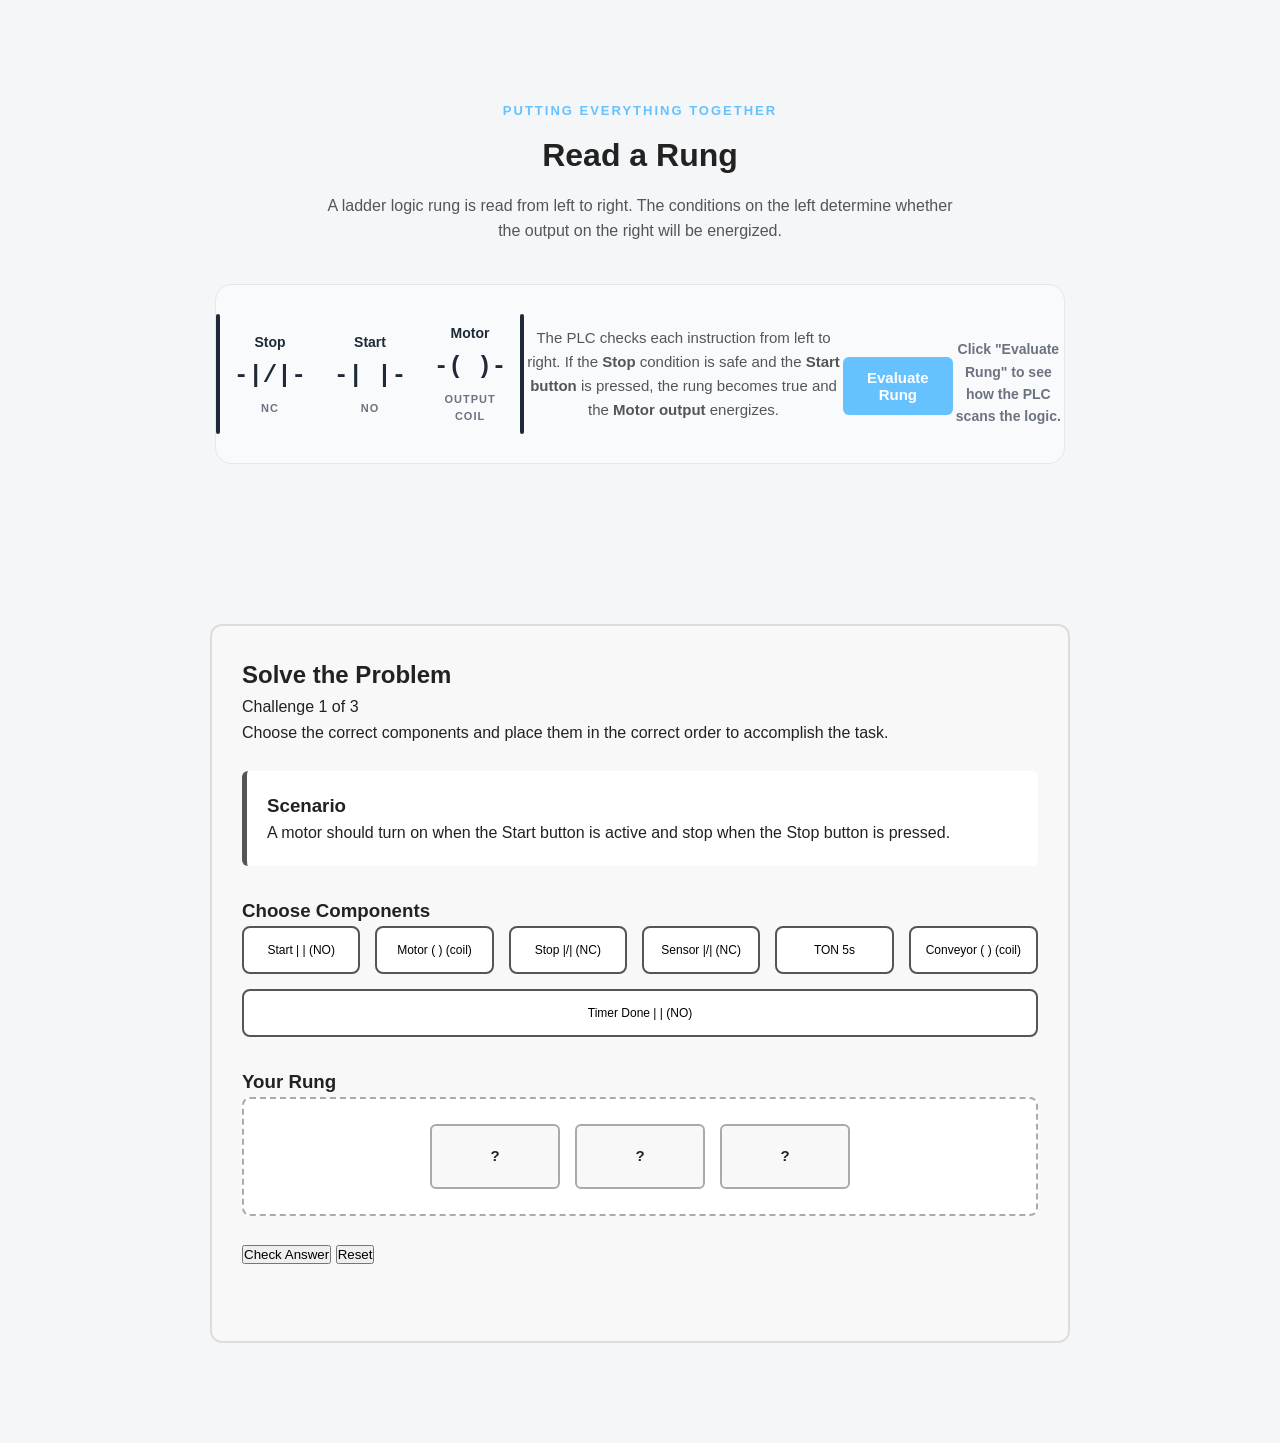
<file: laddder-logic.html>
<!DOCTYPE html>
<html lang="en">

<head>
    <meta charset="UTF-8">
    <meta name="viewport" content="width=device-width, initial-scale=1.0">
    <title>Ladder Logic</title>
    <link rel="stylesheet" href="style.css">
</head>

<body>
    <nav>
        <ul>
            <li><a href="index.html">Home</a></li>
            <li><a href="basics.html">PLC Basics</a></li>
            <li><a href="devices.html">Devices</a></li>
            <li><a href="applications.html">Applications</a></li>
        </ul>
    </nav>
    <section class="logic-intro">
        <p class="section-label">Ladder Logic Fundamentals</p>
        <h2>How Ladder Logic Works</h2>
        <p>
            Ladder logic is made up of horizontal lines called <strong>rungs</strong>. Each rung contains conditions
            that determine when an output is able to be energized.
        </p>
        <p>
            The PLC evaluates each rung from <strong>left to right</strong> and them moves down to the next rung.
        </p>
    </section>
    <section class="instructions-guide">
        <div class="instructions-heading">
            <p class="section-label building-label">The Building Blocks</p>
            <h2>Know Your Instructions</h2>
            <p>
                Ladder logic uses different instructions to represent inputs, conditions, and outputs. Here are the ones
                you need to know.
            </p>
        </div>
        <div class="instruction-cards">
            <div class="instruction-card">
                <div class="instruction-symbol">-| |-</div>
                <h3>Normally Open</h3>
                <p class="instruction-type">NO Contact</p>
                <p>
                    A normally open contact becomes true when its associated input is active.
                </p>
                <p class="instruction-example">
                    <strong>Example:</strong> Start button
                </p>
            </div>
            <div class="instruction-card">
                <div class="instruction-symbol">-|/|-</div>
                <h3>Normally Closed</h3>
                <p class="instruction-type">NC Contact</p>
                <p>
                    A normally closed contact is true when its associated input is not active. When the associated input
                    becomes active, the contact will become false.
                </p>
                <p class="instruction-example">
                    <strong>Example:</strong> Stop button
                </p>
            </div>
            <div class="instruction-card">
                <div class="instruction-symbol">-( )-</div>
                <h3>Output Coil</h3>
                <p class="instruction-type">Output</p>
                <p>
                    An output coil turns on when all of the conditions before it on the rung are true.
                </p>
                <p class="instruction-example">
                    <strong>Example:</strong> Motor
                </p>
            </div>
            <div class="instruction-card">
                <div class="instruction-symbol">TON</div>
                <h3>On-Delay Timer</h3>
                <p class="instruction-type">Timer</p>
                <p>
                    A TON timer begins counting when the conditions before it are true. After reaching its preset time,
                    its done bit becomes true.
                </p>
                <p class="instruction-example">
                    <strong>Example:</strong> TON 5 seconds
                </p>
            </div>
        </div>
    </section>
    <section class="read-rung">
        <p class="section-label">Putting Everything Together</p>
        <h2>Read a Rung</h2>
        <p class="section-intro">
            A ladder logic rung is read from left to right. The conditions on the left determine whether the output on
            the right will be energized.
        </p>
        <div class="rung-demo">
            <div class="power-rail"></div>
            <div class="rung-line">
                <div class="rung-instruction">
                    <span class="rung-name">Stop</span>
                    <span class="rung-symbol">-|/|-</span>
                    <span class="rung-type">NC</span>
                </div>
                <div class="rung-instruction">
                    <span class="rung-name">Start</span>
                    <span class="rung-symbol">-| |-</span>
                    <span class="rung-type">NO</span>
                </div>
                <div class="rung-instruction">
                    <span class="rung-name">Motor</span>
                    <span class="rung-symbol">-( )-</span>
                    <span class="rung-type">Output Coil</span>
                </div>
            </div>
            <div class="power-rail" </div>
            </div>
            <div class="rung-explanation">
                <p>
                    The PLC checks each instruction from left to right. If the <strong>Stop</strong> condition is safe
                    and the <strong>Start button</strong> is pressed, the rung becomes true and the <strong>Motor
                        output</strong> energizes.
                </p>
            </div>
            <button class="evaluate-button" id="evaluateRung">
                Evaluate Rung
            </button>
            <p class="rung-status" id="rungStatus">
                Click "Evaluate Rung" to see how the PLC scans the logic.
            </p>
    </section>

    <section class="ladder-intro">

        <div class="ladder-example">
            <h2>Solve the Problem</h2>
            <p id="challengeNumber">
                Challenge 1 of 3
            </p>
            <p class="game-instructions">
                Choose the correct components and place them in the correct order to accomplish the task.
            </p>
            <div class="scenario">
                <h3>Scenario</h3>
                <p id="scenarioText">A motor should turn on when the Start button is active and stop when the Stop
                    button is pressed.</p>
            </div>
            <h3>Choose Components</h3>
            <div class="component-options">
                <button class="component-card" id="startCard">
                    Start | | (NO)
                </button>
                <button class="component-card" id="motorCard">
                    Motor ( ) (coil)
                </button>
                <button class="component-card" id="stopCard">
                    Stop |/| (NC)
                </button>
                <button class="component-card" id="sensorCard">
                    Sensor |/| (NC)
                </button>
                <button class="component-card" id="timerCard">
                    TON 5s
                </button>
                <button class="component-card">
                    Conveyor ( ) (coil)
                </button>
                <button class="component-card">
                    Timer Done | | (NO)
                </button>
            </div>
            <h3>Your Rung</h3>
            <div class="build-area">
                <div class="rung-slot">?</div>
                <div class="rung-slot">?</div>
                <div class="rung-slot">?</div>
            </div>
            <div class="game-buttons">
                <button id="checkAnswer">
                    Check Answer
                </button>
                <button id="resetGame">
                    Reset
                </button>
                <button id="nextChallenge">
                    Next Challenge
                </button>
            </div>
            <p id="gameFeedback"></p>
        </div>
    </section>
    <script>
        const componentCards = document.querySelectorAll(".component-card");
        let rungSlots = document.querySelectorAll(".rung-slot");
        const checkAnswer = document.getElementById("checkAnswer");
        const gameFeedback = document.getElementById("gameFeedback");
        const resetGame = document.getElementById("resetGame");
        const nextChallenge = document.getElementById("nextChallenge");
        const challengeNumber = document.getElementById("challengeNumber");
        const scenarioText = document.getElementById("scenarioText");
        const buildArea = document.querySelector(".build-area");

        let currentSlot = 0;
        let currentChallenge = 1;

        componentCards.forEach(function (card) {
            card.addEventListener("click", function () {
                if (currentSlot < rungSlots.length) {
                    rungSlots[currentSlot].textContent = card.textContent.trim();

                    currentSlot++;
                }
            });
        });

        checkAnswer.addEventListener("click", function () {
            const answer1 = rungSlots[0].textContent.trim();
            const answer2 = rungSlots[1].textContent.trim();
            const answer3 = rungSlots[2].textContent.trim();
            const answer4 = rungSlots[3]
                ? rungSlots[3].textContent.trim()
                : "";
            const answer5 = rungSlots[4]
                ? rungSlots[4].textContent.trim()
                : "";

            if (
                (
                    currentChallenge === 1 &&
                    answer1 === "Start | | (NO)" &&
                    answer2 === "Stop |/| (NC)" &&
                    answer3 === "Motor ( ) (coil)"

                )
                ||
                (
                    currentChallenge === 2 &&
                    answer1 === "Start | | (NO)" &&
                    answer2 === "Sensor |/| (NC)" &&
                    answer3 === "Stop |/| (NC)" &&
                    answer4 === "Conveyor ( ) (coil)"
                )
                ||
                (
                    currentChallenge === 3 &&
                    answer1 === "Start | | (NO)" &&
                    answer2 === "Sensor |/| (NC)" &&
                    answer3 === "TON 5s" &&
                    answer4 === "Timer Done | | (NO)" &&
                    answer5 === "Motor ( ) (coil)"
                )
            ) {
                gameFeedback.textContent =
                    "Correct! You built the rung in the correct order.";
                gameFeedback.classList.remove("incorrect");
                gameFeedback.classList.add("correct");
                if (currentChallenge === 3) {
                    gameFeedback.textContent =
                        "All Challenges Complete!";
                    nextChallenge.style.display = "none";
                } else {
                    nextChallenge.style.display = "inline-block";
                }
            } else {
                gameFeedback.textContent =
                    "Not quite. Check the order of your components and try again.";
                gameFeedback.classList.remove("correct");
                gameFeedback.classList.add("incorrect");
                nextChallenge.style.display = "none";
            }
        });

        resetGame.addEventListener("click", function () {
            rungSlots.forEach(function (slot) {
                slot.textContent = "?";
            });

            currentSlot = 0;
            gameFeedback.textContent = "";
            gameFeedback.classList.remove("correct", "incorrect");
        });

        nextChallenge.addEventListener("click", function () {
            if (currentChallenge === 1) {
                currentChallenge = 2;

                challengeNumber.textContent = "Challenge 2 of 3";

                scenarioText.textContent = "A conveyor should run only when the Start button is active AND the safety sensor detects that the area is clear. If the stop button is pressed, the conveyor should stop.";

                buildArea.innerHTML = `
                <div class="rung-slot">?</div>
                <div class="rung-slot">?</div>
                <div class="rung-slot">?</div>
                <div class="rung-slot">?</div>
                `;
                rungSlots = document.querySelectorAll(".rung-slot");

                currentSlot = 0;
                gameFeedback.textContent = "";
                gameFeedback.classList.remove("correct", "incorrect");

                nextChallenge.style.display = "none";
            }
            else if (currentChallenge === 2) {
                currentChallenge = 3;

                challengeNumber.textContent = "Challenge 3 of 3";
                scenarioText.textContent =
                    "A motor should start only when the Start button is active AND the safety sensor is clear. After 5 seconds, the motor will turn on.";

                buildArea.innerHTML = `
                <div class="rung-slot"></div>
                <div class="rung-slot"></div>
                <div class="rung-slot"></div>
                <div class="rung-slot"></div>
                <div class="rung-slot"></div>
                `;
                rungSlots = document.querySelectorAll(".rung-slot");
                currentSlot = 0;

                rungSlots.forEach(function (slot) {
                    slot.textContent = "?";
                })

                gameFeedback.textContent = "";
                gameFeedback.classList.remove("correct", "incorrect");

                nextChallenge.style.display = "none";


            }
        });
        const evaluateButton = document.getElementById("evaluateRung");
        const rungInstructions = document.querySelectorAll(".rung-instruction");
        const rungStatus = document.getElementById("rungStatus");

        evaluateButton.addEventListener("click", function () {
            rungInstructions.forEach(function (instruction) {
                instruction.classList.remove("active");
            });
            rungInstructions[0].classList.add("active");
            rungStatus.textContent = "Step 1: Check the stop condition. The NC contact allows logic to continue when the stop button is not pressed."
            setTimeout(function () {
                rungInstructions[1].classList.add("active");
                rungStatus.textContent = "Step 2: Check the Start condition. When the NO contact is true, logic can continue toward the output.";
            }, 5000);
            setTimeout(function () {
                rungInstructions[2].classList.add("active");
                rungStatus.textContent = "Rung TRUE: All conditions are satisfied, so the PLC energizes the Motor output."
            }, 10500);


        });

    </script>
</body>

</html>
</file>
<file: style.css>
* {
    margin: 0;
    padding: 0;
    box-sizing: border-box;
}

body {
    font-family: Arial, Helvetica, sans-serif;
    background-color: #f4f6f8;
    color: #222;
    line-height: 1.6;
}

.basics-intro {
    max-width: 900px;
    margin: 60px auto 20px;
    padding: 0 20px;
    text-align: center;
}

.basics-intro h1 {
    margin-bottom: 15px;
    font-size: 42px;
}

.basics-intro p {
    max-width: 750px;
    margin: 0 auto;
    line-height: 1.6;
    font-size: 18px;
}

/* Typography scoped to basics page */
.page-basics h1 {
    font-size: 42px;
    color: #0b1720;
    margin: 18px 0;
    line-height: 1.15;
    letter-spacing: -0.5px;
}

.page-basics p {
    font-size: 18px;
    color: #333333;
    margin: 0 0 16px;
    line-height: 1.7;
}

nav {
    background-color: #17212b;
    color: white;
    display: flex;
    justify-content: space-between;
    align-items: center;
    padding: 18px 8%;
}

.logo {
    font: size 24px;
    font-weight: bold;
}

nav ul {
    list-style: none;
    display: flex;
    gap: 20px;
}

nav a {
    color: #66c2ff;
    text-decoration: none;
}

nav a:hover {
    color: #f4f6f8;
    text-decoration: underline;
}

/* Main Content Styles */
main {
    max-width: 1100px;
    margin: auto;
    padding: 70px 30px;
}

/* Hero Section Styles */
.hero {
    background-color: #17212b;
    color: white;
    min-height: 450px;
    display: flex;
    align-items: center;
    padding: 60px 10%;
}

.hero-content {
    max-width: 650px;

}

.hero-label {
    font-size: 14px;
    font-weight: bold;
    text-transform: uppercase;
    letter-spacing: 3px;
    color: #66c2ff;
    margin-bottom: 10px;
}

.hero h1 {
    font-size: 50px;
    line-height: 1.6;
    margin-bottom: 20px;
}

.hero-text {
    font-size: 19px;
    margin-bottom: 30px;
}

.hero-button {
    display: inline-block;
    background-color: #007bff;
    color: white;
    text-decoration: none;
    padding: 12px 24px;
    border-radius: 5px;
    transition: background-color 0.3s ease;
}

.hero-button:hover {
    background-color: #0056b3;
}

.hero-plc {
    display: flex;
    justify-content: center;
    align-items: center;
    gap: 30px;
}

.plc-box {
    width: 280px;
    background: #1f2933;
    border: 3px solid #4b5563;
    border-radius: 12px;
    padding: 20px;
    color: white;
    box-shadow: 0 12px 30px rgba(0, 0, 0, 0.3);
}

.plc-top {
    display: flex;
    justify-content: space-between;
    align-items: center;
    width: 100%;
    font-weight: bold;
    font-size: 20px;
    margin-bottom: 20px;
}

.plc-model {
    font-size: 12px;
    color: #38bdf8;
}

.plc-status {
    display: flex;
    gap: 25px;
    margin-bottom: 22px;
}

.plc-status div {
    display: flex;
    align-items: center;
    gap: 7px;
    font-size: 12px;
}

.status-light {
    width: 10px;
    height: 10px;
    border-radius: 50%;
    background: #6b7280;
}

.io-light {
    animation: ioCycle 5s infinite;
}

@keyframes ioCycle {

    0%,
    20%,
    100% {
        background: #6b7280;
        box-shadow: none;
    }

    30%,
    65% {
        background: #38bdf8;
        box-shadow: 0 0 10px #38bdf8;
    }

    75%,
    90% {
        background: #6b7280;
        box-shadow: none;
    }
}

.run-light {
    background: #22c55e;
    box-shadow: 0 0 8px #22c55e;
}

.plc-terminals {
    display: grid;
    grid-template-columns: repeat(4, 1fr);
    gap: 6px;
}

.plc-terminals span {
    background: #111827;
    border: 1px solid #64748b;
    padding: 8px 3px;
    text-align: center;
    border-radius: 4px;
    font-size: 12px;
}

.input-terminal {
    animation: inputTerminalCycle 5s infinite;
}

@keyframes inputTerminalCycle {

    0%,
    20%,
    100% {
        background: #111827;
        box-shadow: none;
    }

    30%,
    65% {
        background: #075985;
        box-shadow: 0 0 8px #38bdf8;
    }

    75%,
    90% {
        background: #111827;
        box-shadow: none;
    }
}

.output-terminal {
    animation: outputTerminalCycle 5s infinite;
}

@keyframes outputTerminalCycle {

    0%,
    45%,
    100% {
        background: #111827;
        box-shadow: none
    }

    55%,
    80% {
        background: #075985;
        box-shadow: 0 0 8px #38bdf8;
    }

    90% {
        background: #111827;
        box-shadow: none;
    }
}

.hero-device {
    display: flex;
    flex-direction: column;
    align-items: center;
    gap: 6px;
}

.device-icon {
    width: 55px;
    height: 55px;
    border: 2px solid #64748b;
    border-radius: 10px;
    display: flex;
    justify-content: center;
    align-items: center;
}

.sensor-dot {
    width: 16px;
    height: 16px;
    background: #38bdf8;
    border-radius: 50%;
    box-shadow: 0 0 10px #38bdf8;
    animation: sensorCycle 5s infinite;
}

@keyframes sensorCycle {

    0%,
    100% {
        opacity: 0.25;
        box-shadow: none;
    }

    10%,
    35% {
        opacity: 1;
        box-shadow: 0 0 15px #38bdf8;
    }

    45%,
    90% {
        opacity: 0.25;
        box-shadow: none;
    }
}

.device-name {
    color: white;
    font-size: 12px;
    font-weight: bold;
}

.signal-line {
    width: 45px;
    height: 2px;
    background: #38bdf8;
    box-shadow: 0 0 6px #38bdf8;
    position: relative;
}

.signal-line::after {
    content: "";
    position: absolute;
    right: -1px;
    top: -4px;
    border-top: 5px solid transparent;
    border-bottom: 5px solid transparent;
    border-left: 7px solid #38bdf8
}

.input-signal {
    animation: inputSignalCycle 5s infinite;
}

.input-signal::after {
    animation: inputSignalArrowCycle 5s infinite;
}

@keyframes inputSignalCycle {

    0%,
    10%,
    100% {
        opacity: 0.2;
        box-shadow: none;
    }

    20%,
    40% {
        opacity: 1;
        box-shadow: 0 0 10px #38bdf8;
    }

    50%,
    90% {
        opacity: 0.2;
        box-shadow: none;
    }
}

@keyframes inputSignalArrowCycle {

    0%,
    10%,
    100% {
        opacity: 0.2;
    }

    20%,
    40% {
        opacity: 1;
    }

    50%,
    90% {
        opacity: 0.2;
    }
}

.output-signal {
    animation: outputSignalCycle 5s infinite;
}

.output-signal::after {
    animation: outputSignalCycle 5s infinite;
}

@keyframes outputSignalCycle {

    0%,
    55%,
    100% {
        opacity: 0.2;
        box-shadow: none
    }

    65%,
    82% {
        opacity: 1;
        box-shadow: 0 0 10px #38bdf8;
    }

    95% {
        opacity: 0.2;
        box-shadow: none;
    }
}

.device-type {
    color: #94a3b8;
    font-size: 10px;
}

.motor-icon {
    border-radius: 50%;
    width: 60px;
    height: 60px;
    position: relative;
}

.motor-symbol {
    width: 38px;
    height: 38px;
    border: 2px solid #38bdf8;
    border-radius: 50%;
    display: flex;
    align-items: center;
    justify-content: center;
    color: white;
    font-size: 16px;
    font-weight: bold;
    animation: motorCycle 5s infinite;
}

@keyframes motorCycle {

    0%,
    75%,
    100% {
        border-color: #64748b;
        color: #94a3b8;
        box-shadow: none;
        transform: rotate(0deg);
    }

    82% {
        border-color: #38bdf8;
        color: white;
        box-shadow: 0 0 12px #38bdf8;
        transform: rotate(0deg);
    }

    92% {
        border-color: #38bdf8;
        color: white;
        box-shadow: 0 0 12px #38bdf8;
        transform: rotate(360deg)
    }

    98% {
        border-color: #64748b;
        color: #94a3b8;
        box-shadow: none;
        transform: rotate(360deg);
    }
}

/* Section Styles - What is a PLC?*/
.what-is-a-plc {
    max-width: 1000px;
    margin: 0 auto;
    padding: 60px 30px;
}

.what-is-a-plc h2 {
    font-size: 32px;
    margin-bottom: 15px;
}

/* Topic Card Styles */
.topics {
    padding: 60px 10%;
    background-color: #f5f5f5;
    text-align: center;
}

.topics h2 {
    font-size: 32px;
    margin-bottom: 10px;
}

.topics-intro {
    margin-bottom: 35px;
    color: #555;
}

.card-container {
    display: flex;
    justify-content: center;
    gap: 20px;
}

.card {
    background-color: white;
    padding: 30px;
    border-radius: 10px;
    box-shadow: 0 4px 12px rgba(0, 0, 0, 0.08);
    border: 1px solid #e5e5e5;
    width: 250px;
    transition: transform 0.3s ease, box-shadow 0.3s ease;
    text-align: left;
}

.card h3 {
    font-size: 20px;
    margin-bottom: 10px;
}

.card p {
    color: #555;
    font-size: 16px;
}

.card a {
    display: inline-block;
    margin-top: 10px;
    color: #007bff;
    text-decoration: none;
}

.card:hover {
    transform: translateY(-10px);
    box-shadow: 0 8px 12px rgba(0, 0, 0, 0.2);
}

/* Footer Styles */
footer {
    background-color: #1e1e1e;
    color: white;
    padding: 45px 20px 25px;
    text-align: center;
}

.footer-content h3 {
    font-size: 22px;
    margin-bottom: 10px;
}

.footer-content p {
    color: #bdbdbd;
    margin-bottom: 20px;
}

.footer-links {
    display: flex;
    justify-content: center;
    gap: 25px;
    flex-wrap: wrap;
    margin-bottom: 30px;
}

.footer-links a {
    display: flex;
    justify-content: center;
    gap: 25px;
    flex-wrap: wrap;
    margin-bottom: 30px;
}

.footer-links a {
    color: #66c2ff;
    text-decoration: none;
}

.footer-links a:hover {
    text-decoration: underline;
}

.copyright {
    font-size: 14px;
    border-top: 1px solid #444;
    padding-top: 20px;
}

/*BASICS PAGE STYLES*/
/*BASICS PLC Flow*/
.how-it-works {
    padding: 70px 10%;
    text-align: center;
}

.how-it-works h2 {
    font-size: 32px;
    margin-bottom: 15px;
}

.how-it-works>p {
    max-width: 700px;
    margin: 0 auto 40px;
    color: #555;
}

.plc-flow {
    display: flex;
    justify-content: center;
    align-items: center;
    gap: 25px;
}

.flow-box {
    background-color: white;
    width: 250px;
    padding: 30px 20px;
    border-radius: 10px;
    border: 1px solid #ddd;
    box-shadow: 0 4px 12px rgba(0, 0, 0, 0.08);
}

.flow-box span {
    display: inline-block;
    background-color: #1686bd;
    color: white;
    width: 35px;
    height: 35px;
    line-height: 35px;
    border-radius: 50%;
    margin-bottom: 15px;
    font-weight: bold;
}

.flow-box h3 {
    font-size: 20px;
    margin-bottom: 10px;
}

.flow-box p {
    color: #555;
    font-size: 16px;
}

.arrow {
    font-size: 35px;
    color: #1686bd;
}

:root {
    --bg: #f4f6f8;
    --card: #ffffff;
    --muted: #6b7280;
    --accent: #1686bd;
    --glass: rgba(23, 33, 43, 0.04);
}

/* Styles scoped to the recently added basics.html sections */
.components,
.languages,
.example,
.further-reading {
    max-width: 1100px;
    margin: 0 auto;
    padding: 60px 8%;
}

.components h2,
.languages h2,
.example h2,
.further-reading h2 {
    font-size: 30px;
    margin-bottom: 18px;
    position: relative;
}

.components h2::after,
.languages h2::after {
    content: "";
    display: block;
    width: 60px;
    height: 4px;
    background: linear-gradient(90deg, var(--accent), #66c2ff);
    border-radius: 4px;
    margin-top: 12px;
}

.components ul {
    list-style: none;
    display: grid;
    grid-template-columns: repeat(auto-fit, minmax(240px, 1fr));
    gap: 18px;
}

.components li {
    background: linear-gradient(180deg, var(--card), #fbfdff);
    padding: 18px;
    border-radius: 12px;
    box-shadow: 0 8px 20px rgba(14, 30, 37, 0.06);
    border: 1px solid rgba(10, 20, 25, 0.03);
    transition: transform 0.25s ease, box-shadow 0.25s ease;
}

.components li strong {
    display: block;
    color: var(--accent);
    margin-bottom: 8px;
}

.components li:hover {
    transform: translateY(-6px);
    box-shadow: 0 14px 30px rgba(14, 30, 37, 0.12);
}

.languages ul {
    list-style: none;
    display: flex;
    gap: 12px;
    flex-wrap: wrap;
}

.languages li {
    background: var(--card);
    padding: 12px 16px;
    border-radius: 999px;
    box-shadow: 0 6px 16px rgba(12, 22, 28, 0.06);
    border: 1px solid rgba(10, 20, 25, 0.03);
    color: #0f1720;
    font-weight: 600;
}

.example p {
    color: var(--muted);
    margin-bottom: 12px;
}

.example pre {
    background: linear-gradient(180deg, #07121a 0%, #09202a 100%);
    color: #bfe9ff;
    padding: 16px;
    border-radius: 10px;
    overflow: auto;
    font-family: ui-monospace, SFMono-Regular, Menlo, Monaco, "Courier New", monospace;
    font-size: 14px;
    line-height: 1.45;
    box-shadow: 0 8px 18px rgba(3, 10, 14, 0.45) inset;
}

.further-reading ul {
    list-style: none;
    padding-left: 0;
}

.further-reading li {
    margin-bottom: 8px;
}

.further-reading a {
    color: var(--accent);
    text-decoration: none;
    font-weight: 600;
}

.further-reading a:hover {
    text-decoration: underline;
}

/* Responsive adjustments only for basics content */
@media (max-width: 820px) {
    .plc-flow {
        flex-direction: column;
        gap: 18px;

        /* Confetti and animation styles */
        .confetti-piece {
            position: fixed;
            top: -10vh;
            pointer-events: none;
            z-index: 9999;
            opacity: 0.95;
            transform-origin: center;
            border-radius: 2px;
            will-change: transform, opacity;
        }

        @keyframes confetti-fall {
            0% {
                transform: translateY(-10vh) rotate(0deg);
                opacity: 1
            }

            100% {
                transform: translateY(110vh) rotate(520deg);
                opacity: 0
            }
        }

        .confetti-piece {
            animation-name: confetti-fall;
            animation-timing-function: cubic-bezier(.2, .7, .3, 1);
        }

        /* celebration pulse for result */
        @keyframes celebrate-pop {
            0% {
                transform: scale(1)
            }

            50% {
                transform: scale(1.06)
            }

            100% {
                transform: scale(1)
            }
        }

        .page-basics .quiz .quiz-result.celebrate {
            animation: celebrate-pop 700ms ease;
        }

        /* subtle glow on correct answers */
        @keyframes correct-glow {
            0% {
                box-shadow: none
            }

            50% {
                box-shadow: 0 14px 30px rgba(34, 197, 94, 0.08)
            }

            100% {
                box-shadow: none
            }
        }

        .page-basics .quiz .question.correct {
            animation: correct-glow 900ms ease;
        }
    }

    .arrow {
        display: none;
    }

    .components,
    .languages,
    .example,
    .further-reading {
        padding: 40px 6%;
    }
}

@media (max-width: 480px) {

    .components,
    .languages,
    .example,
    .further-reading {
        padding: 30px 5%;
    }
}

/* Quiz styles */
.page-basics .quiz {
    max-width: 920px;
    margin: 40px auto;
    padding: 34px;
    background: linear-gradient(180deg, #ffffff 0%, #f7fbff 100%);
    border-radius: 14px;
    box-shadow: 0 18px 40px rgba(11, 22, 32, 0.06);
    border: 1px solid rgba(10, 20, 25, 0.04);
}

.page-basics .quiz h2 {
    margin-bottom: 16px;
    font-size: 28px;
    display: flex;
    align-items: center;
    gap: 12px;
}

.page-basics .quiz h2::before {
    content: "";
    width: 56px;
    height: 6px;
    border-radius: 6px;
    background: linear-gradient(90deg, var(--accent), #66c2ff);
}

.page-basics .quiz .question {
    padding: 14px 16px;
    margin-bottom: 14px;
    border-radius: 10px;
    background: linear-gradient(180deg, #ffffff, #fbfdff);
    border: 1px solid rgba(10, 20, 25, 0.03);
    transition: transform 0.18s ease, box-shadow 0.18s ease, border-color 0.18s;
}

.page-basics .quiz .question:hover {
    transform: translateY(-4px);
    box-shadow: 0 10px 30px rgba(11, 22, 32, 0.04);
}

.page-basics .quiz .question p {
    margin-bottom: 8px;
    font-weight: 700;
    color: #0b1720;
}

.page-basics .quiz label {
    display: block;
    cursor: pointer;
    color: #21343a;
    margin: 8px 0;
    padding: 8px 10px;
    border-radius: 8px;
    transition: background 0.12s ease, transform 0.12s ease;
}

.page-basics .quiz label:hover {
    background: rgba(22, 134, 189, 0.06);
    transform: translateY(-2px);
}

.page-basics .quiz input[type="radio"] {
    -webkit-appearance: none;
    -moz-appearance: none;
    appearance: none;
    width: 18px;
    height: 18px;
    border-radius: 50%;
    border: 2px solid #cfd8df;
    display: inline-block;
    vertical-align: middle;
    margin-right: 10px;
    position: relative;
}

.page-basics .quiz input[type="radio"]:checked {
    background: var(--accent);
    border-color: var(--accent);
    box-shadow: 0 6px 14px rgba(22, 134, 189, 0.18);
}

.page-basics .quiz .quiz-actions {
    margin-top: 12px;
    display: flex;
    gap: 12px;
}

.page-basics .quiz .quiz-actions button {
    padding: 10px 16px;
    border-radius: 10px;
    border: none;
    cursor: pointer;
    font-weight: 700;
}

.page-basics .quiz .quiz-actions button#check-quiz {
    background: linear-gradient(90deg, var(--accent), #66c2ff);
    color: white;
    box-shadow: 0 8px 18px rgba(22, 134, 189, 0.18);
}

.page-basics .quiz .quiz-actions button#check-quiz:hover {
    transform: translateY(-3px);
}

.page-basics .quiz .quiz-actions button#reset-quiz {
    background: transparent;
    border: 1px solid rgba(10, 20, 25, 0.06);
    color: #0b1720;
}

.page-basics .quiz .question.correct {
    box-shadow: 0 8px 30px rgba(34, 197, 94, 0.06);
    border-color: rgba(34, 197, 94, 0.12);
}

.page-basics .quiz .question.incorrect {
    box-shadow: 0 8px 30px rgba(239, 68, 68, 0.04);
    border-color: rgba(239, 68, 68, 0.10);
}

.page-basics .quiz .quiz-result {
    margin-top: 14px;
    font-weight: 800;
    color: var(--accent);
}

@media (max-width: 520px) {
    .page-basics .quiz {
        padding: 20px;
    }

    .page-basics .quiz h2 {
        font-size: 20px;
    }
}

/* End of basics page styles */

/* STYLES FOR DEVICES PAGE */
/*Interactive Elements*/
.devices-intro {
    max-width: 900px;
    margin: 60px auto 20px;
    padding: 0 20px;
    text-align: center;
}

.devices-intro h1 {
    margin-bottom: 15px;
    font-size: 42px;
}

.devices-intro p {
    max-width: 750px;
    margin: 0 auto;
    line-height: 1.6;
    font-size: 18px;
}

.devices-section {
    padding: 60px 8%;
    text-align: center;
}

.devices-section h2 {
    font-size: 32px;
    margin-bottom: 10px;
}

.section-intro {
    margin-bottom: 30px;
}

.device-grid {
    display: grid;
    grid-template-columns: repeat(3, 1fr);
    gap: 25px;
}

.device-card {
    padding: 30px 20px;
    border-radius: 12px;
    border: 2px solid #ddd;
    transition: 0.3s;
}

.device-card:hover {
    transform: translateY(-7px);
}

.device-card h3 {
    margin-bottom: 10px;
}

.device-card button {
    margin-top: 15px;
    padding: 10px 18px;
    border: none;
    border-radius: 6px;
    cursor: pointer;
    color: #096db0;
}

.device-details {
    display: none;
    margin-top: 20px;
    padding-top: 15px;
    border-top: 1px solid #ccc;
    text-align: left;
}

.device-details.show {
    display: block;
}

.device-quiz {
    max-width: 900px;
    margin: 60px auto;
}


#checkDeviceQuiz {
    background-color: #66c2ff;
    border: none;
    padding: 12px 24px;
    border-radius: 6px;
    font-size: 16px;
    cursor: pointer;
}

#quizResult {
    font-weight: 600;
    margin-top: 12px;
    font-size: 16px;
}

.explore-button {
    background: none;
    border: none;
    color: #557c45;
    cursor: pointer;
    font-size: 16px;
}

.explore-button:hover {
    text-decoration: underline;
}

.io-game {
    text-align: center;
    margin: 50px auto;
    max-width: 600px;
}

.io-game p {
    margin-top: 10px;
}

.io-card {
    margin: 30px auto;
    padding: 35px;
    max-width: 500px;
    background-color: white;
    border: 1px solid #d9e2e8;
    border-top: 5px solid #66c2ff;
    border-radius: 12px;
    box-shadow: 0 6px 18px rgba(0, 0, 0, 0.08);
}

.io-status {
    display: flex;
    justify-content: space-between;
    align-items: center;
    width: 100%;
    margin-bottom: 25px;
    padding-bottom: 12px;
    border-bottom: 1px solid #d9e2e8;
}

.io-satus p {
    margin: 0;
    font-size: 14px;
    font-weight: 600;
}

.io-buttons {
    display: flex;
    justify-content: center;
    gap: 15px;
    margin-top: 20px;
}

.io-buttons button {
    min-width: 120px;
    padding: 14px 24px;
    border: 2px solid #66c2ff;
    border-radius: 8px;
    background-color: white;
    font-size: 15px;
    font-weight: 700;
    cursor: pointer;
    transition: 0.2s;
}

.io-buttons button:hover {
    background-color: #66c2ff;
    transform: translateY(-2px);
}

#device-name {
    display: inline-block;
    margin: 10px 0 15px;
    padding: 12px 30px;
    background-color: #eef8ff;
    border: 2px solid #66c2ff;
    border-radius: 8px;
    font-size: 22px;
    font-weight: 700;
}

#io-feedback {
    min-height: 24px;
    margin: 20px 0 0;
    font-size: 16px;
    font-weight: 700;
}

#restart-btn {
    padding: 12px 24px;
    margin-top: 15px;
    border: none;
    border-radius: 8px;
    background-color: #66c2ff;
    font-weight: 700;
    cursor: pointer;
}

#restart-btn:hover {
    transform: translateY(-2px);
}

.correct {
    color: green;
    font-weight: bold;
}

.incorrect {
    color: red;
    font-weight: bold;
}

/*Interactive elements - Signal Flow*/
.signal-section {
    text-align: center;
    padding: 60px 8%;
}

.signal-flow {
    display: flex;
    justify-content: center;
    align-items: center;
    gap: 12px;
    flex-wrap: wrap;
    margin: 30px 0;
}

.signal-step {
    padding: 15px 20px;
    border: 20px solid #ccc;
    border-radius: 10px;
    transition: 0.3s;
}

.signal-step.active {
    background-color: #d5ecf0;
    border-color: #66c2ff;
    transform: scale(1.05);
}

#runSignal {
    background-color: #096db0;
    color: white;
    border: none;
    padding: 14px 32px;
    border-radius: 8px;
    cursor: pointer;
    margin: 20px 0;
    transition: 0.3s ease;
}

#runSignal:hover {
    background-color: #36b9e0;
    transform: translateY(-2px);
    box-shadow: 0 5px 12px rgba(0, 0, 0, 0.2);
}

#runSignal:active {
    transform: translateY(1px);
    box-shadow: 0 2px 6px rgba(23, 255, 23, 0.9);
}

#signalMessage {
    margin-top: 20px;
    font-weight: bold;
}

@media (max-width: 768px) {
    nav ul {
        flex-direction: column;
        align-items: center;
        gap: 15px;
        padding: 20px;
    }

    .logo {
        margin-bottom: 8px;
    }

    .hero {
        padding: 60px 20px;
        min-height: auto;
    }

    .hero-content {
        width: 100%;
        max-width: 100%;
    }

    .hero-content h1 {
        font-size: 36px;
        line-height: 1.15;
    }

    .hero-content p {
        font-size: 16px;
        line-height: 1.6;
    }

    .what-is-a-plc {
        padding: 50px 20px;
    }

    .what-is-a-plc h2 {
        font-size: 28px;
    }

    .what-is-a-plc p {
        font-size: 16px;
        line-height: 1.6;
    }

    .topics {
        padding: 50px 20px;
    }

    .topics h2 {
        font-size: 28px;
    }

    .card-container {
        grid-template-columns: 1fr;
        gap: 20px;
    }

    .card {
        width: 100%;
    }

    .footer-content {
        padding: 30px 20px;
    }

    .footer-links {
        flex-wrap: wrap;
        gap: 15px;
    }
}

/*LADDEr LOGIC STYLES*/
.logic-intro {
    max-width: 900px;
    margin: 60px auto 20px;
    padding: 0 20px;
    text-align: center;
}

.section-label {
    font-size: 14px;
    font-weight: bold;
    letter-spacing: 2px;
    text-transform: uppercase;
    margin-bottom: 8px;
    text-align: center;
}

.building-label {
    justify-content: flex-start;
    text-align: left;
}

.logic-intro h2 {
    font-size: 32px;
    margin-bottom: 15px;
}

.logic-intro p {
    font-size: 16px;
    line-height: 1.7;
    margin: 0 auto 12px;
    max-width: 750px;
}

.instructions-guide {
    max-width: 1000px;
    margin: 60px auto;
    padding: 0 30px;
}

.instructions-heading {
    margin-bottom: 25px;
}

.instructions-heading h2 {
    font-size: 28px;
    margin: 5px 0 10px;
}

.instructions-heading>p:last-child {
    max-width: 650px;
    line-height: 1.6;
}

.instruction-cards {
    display: grid;
    grid-template-columns: repeat (2, 1fr);
    gap: 20px;
}

.instruction-card {
    border: 1px solid #ddd;
    border-radius: 12px;
    padding: 24px;
    background: white;
}

.instruction-symbol {
    font-family: monospace;
    font-size: 26px;
    font-weight: bold;
    margin-bottom: 12px;
}

.instruction-example {
    margin-top: 15px;
    padding-top: 12px;
    border-top: 1px solid #ddd;
}

.read-rung {
    padding: 60px 8%;
    text-align: center;
}

.read-rung .section-label {
    color: #66c2ff;
    font-size: 13px;
    font-weight: 700;
    letter-spacing: 2px;
    margin-bottom: 8px;
}

.read-rung h2 {
    font-size: 32px;
    margin-bottom: 12px;
}

.read-rung .section-intro {
    max-width: 650px;
    margin: 0 auto 40px;
    color: #555;
    line-height: 1.6;
}

.rung-demo {
    max-width: 850px;
    height: 180px;
    margin: 0 auto;
    padding: 25px 0;
    display: flex;
    align-items: center;
    justify-content: center;
    background: #f8fafc;
    border: 1px solid #e5e7eb;
    border-radius: 16px;
}

.power-rail {
    width: 4px;
    height: 120px;
    background: #1f2937;
    border-radius: 2px;
    flex-shrink: 0;
}

.rung-line {
    flex: 1;
    height: 3px;
    background: #1f2937;
    display: flex;
    align-items: center;
    justify-content: space-around;
    max-width: 700px;
}

.rung-instruction {
    background: #f8fafc;
    padding: 8px 14px;
    display: flex;
    flex-direction: column;
    align-items: center;
    gap: 4px;
}

.rung-symbol {
    font-family: monospace;
    font-weight: 700;
    font-size: 24px;
    color: #1f2937;
    white-space: nowrap;
}

.rung-name {
    font-size: 14px;
    font-weight: 700;
    color: #1f2937;
}

.rung-type {
    font-size: 11px;
    font-weight: 600;
    color: #6b7280;
    text-transform: uppercase;
    letter-spacing: 1px;
}

.rung-explantion {
    max-width: 650px;
    margin: 25px auto 0;
    text-align: center;
}

.rung-explanation p {
    color: #555;
    font-size: 15px;
    line-height: 1.6;
    margin: 0;
}

.evaluate-button {
    margin-top: 25px;
    padding: 12px 24px;
    background: #66c2ff;
    color: #fff;
    border: none;
    border-radius: 6px;
    font-size: 15px;
    font-weight: 600;
    cursor: pointer;
    transition: 0.2s ease;
}

.evaluate-button:hover {
    transform: translateY(-2px);
    box-shadow: 0 5px 12px rgba(0, 0, 0, 0.15);
}

.rung-instruction.active {
    color: #66c2ff;
}

.rung-instruction.active .rung-symbol,
.rung-instruction.active .rung-name,
.rung-instruction.active .rung-type {
    color: #66c2ff;
}

.rung-status {
    margin-top: 18px;
    font-size: 14px;
    font-weight: 600;
    color: #6b7280;
    min-height: 22px;
}



.ladder-intro {
    max-width: 900px;
    margin: 40px auto;
    padding: 20px;
}

.ladder-example {
    max-width: 800px auto;
    margin: 40px auto;
    padding: 30px;
    border: 2px solid #ddd;
    border-radius: 12px;
    background-color: #f8f8f8;
}

.ladder-example h2 {
    margin-top: 0;

}

.game-instructions {
    margin-bottom: 25px;
}

.scenario {
    padding: 20px;
    margin-bottom: 30px;
    background-color: white;
    border-left: 5px solid #555;
    border-radius: 6px;
}

.scenario h3 {
    margin-top: 0;
}

.component-options {
    display: flex;
    flex-wrap: wrap;
    gap: 15px;
    margin-bottom: 30px;

}

.component-card {
    flex: 1;
    padding: 15px;
    background-color: white;
    border: 2px solid #555;
    border-radius: 8px;
    font-size: 12px;
    cursor: pointer;
    white-space: nowrap;
}

.component-card:hover {
    background-color: #eeeeee;
    transform: translateY(-2px);
}

.build-area {
    display: flex;
    flex-wrap: wrap;
    align-items: center;
    justify-content: center;
    gap: 15px;
    padding: 25px;
    margin-bottom: 25px;
    background-color: white;
    border: 2px dashed #aaa;
    border-radius: 8px;
}

.rung-slot {
    width: 130px;
    height: 65px;
    display: flex;
    align-items: center;
    justify-content: center;
    border: 2px solid #aaa;
    border-radius: 6px;
    font-size: 15px;
    font-weight: bold;
    background-color: #f8f8f8;
}

#gameFeedback {
    margin-top: 20px;
    padding: 12px;
    font-weight: bold;
    text-align: center;
    border-radius: 6px;
}

.correct {
    color: #176b32;
    background-color: #e7f6ec;
}

.incorrect {
    color: red;
    background-color: #fdeaea;
}

#nextChallenge {
    display: none;
}

/*Applications Page*/
.apps-hero {
    padding: 50px 8% 30px;
}

.apps-hero-text {
    max-width: 900px;
    margin: 60px auto 20px;
    padding: 0 20px;
    text-align: center;
}

.apps-hero-text h1 {
    margin-bottom: 15px;
    font-size: 42px;
}

.apps-hero-text p {
    max-width: 750px;
    margin: 0 auto;
    font-size: 18px;
    line-height: 1.6;
}

.process-flow {
    display: flex;
    justify-content: center;
    align-items: stretch;
    gap: 20px;
    margin: 40px auto;
    max-width: 1000px;
}

.flow-item {
    flex: 1;
    background-color: #1e293b;
    padding: 25px;
    border-radius: 12px;
    text-align: center;
    border-top: 4px solid #66c2ff;
}

.flow-item span {
    color: #66c2ff;
    font-size: 14px;
    font-weight: bold;
}

.flow-item h3 {
    margin: 10px 0;
    font-size: 22px;
    color: white;
}

.flow-item p {
    margin: 0;
    font-size: 15px;
    line-height: 1.5;
    color: #d1d5db;
}

.flow-arrow {
    display: flex;
    align-items: center;
    color: #66c2ff;
    font-size: 30px;
    font-weight: bold;
}

.apps-section {
    padding: 60px 8%;
}

.section-heading {
    max-width: 700px;
    margin-bottom: 35px;
}

.section-heading h2 {
    font-size: 32px;
    margin: 8px 0 10px;
}

.section-heading p {
    line-height: 1.6;
}

.apps-grid {
    display: grid;
    grid-template-columns: repeat(2, 1fr);
    gap: 20px;
}

.app-card {
    padding: 30px;
    border: 1px solid #d1d5db;
    border-radius: 12px;
    transition: transform 0.3s ease, border-color 0.3s ease;
    border-color: 0.3s ease;
}

.app-card:hover {
    transform: translateY(-5px);
    border-color: #66c2ff;
}

.card-number {
    display: inline-block;
    color: #66c2ff;
    font-weight: bold;
    margin-bottom: 12px;
}

app-card h3 {
    margin: 0 0 10px;
    font-size: 21px;
}

.app-card p {
    margin: 0;
    line-height: 1.6;
}

.app-quiz {
    padding: 60px 8%;
    background-color: #f5f7fa;
}

.quiz-box {
    max-width: 850px;
    margin: 35px auto 0;
}

.quiz-question {
    background-color: white;
    padding: 30px;
    margin-bottom: 25px;
    border-radius: 12px;
    border-left: 4px solid #66c2ff;
}

.question-number {
    color: #66c2ff;
    font-size: 14px;
    font-weight: bold;
    text-transform: uppercase;
}

.quiz-question h3 {
    margin: 10px 0 8px;
    font-size: 20px;
}

.answer-options {
    display: flex;
    flex-direction: column;
    gap: 12px;
    margin: 20px 0;
}

.answer-choice {
    display: flex;
    align-items: center;
    gap: 12px;
    padding: 14px 16px;
    border: 1px solid #d9d9d9;
    border-radius: 8px;
    cursor: pointer;
}

.answer-choice:hover {
    border-color: #66c2ff;
    background-color: #f5fbff;
}

.answer-choice input {
    cursor: pointer;
}

.quiz-button {
    background-color: #66c2ff;
    color: #111;
    border: none;
    padding: 12px 22px;
    border-radius: 8px;
    font-size: 15px;
    font-weight: bold;
    cursor: pointer;
}

.quiz-button:hover {
    transform: translateY(-2px);
}

.quiz-feedback {
    margin-top: 12px;
    font-weight: bold;
    min-height: 20px;
}

.quiz-feedback.correct {
    color: #198754;
}

.quiz-feedback.incorrect {
    color: #c0392b;
}

.example {
    padding: 60px 8%;
    background-color: #f5f7fa;
}

.conveyor-flow {
    display: flex;
    align-items: center;
    justify-content: space-between;
    gap: 15px;
    margin-top: 35px;
}

.conveyor-step {
    flex: 1;
    text-align: center;
    min-width: 0;
}

.step-icon {
    width: 70px;
    height: 70px;
    margin: 0 auto 15px;
    border: 2px solid #66c2ff;
    border-radius: 50%;
    display: flex;
    align-items: center;
    justify-content: center;
    font-size: 24px;
    font-weight: bold;
}

.conveyor-step h3 {
    margin: 0 0 8px;
    font-size: 18px;
}

.conveyor-step p {
    margin: 0;
    font-size: 14px;
    line-height: 1.5;
}

.conveyor-arrow {
    color: #66c2ff;
    font-size: 28px;
    font-weight: bold;
}

/*Apps mini-game*/
.app-game {
    padding: 60px 8%;
}

.game-box {
    max-width: 800px;
    margin: 30px auto 0;
    padding: 35px;
    background-color: #1e293b;
    border-radius: 14px;
    color: white;
}

.challenge-number {
    color: #66c2ff;
    font-size: 13px;
    font-weight: bold;
    letter-spacing: 1.5px;
}

.game-box h3 {
    font-size: 24px;
    margin: 15px 0 8px;
}

.game-box p {
    line-height: 1.6;
}

.game-choices {
    display: grid;
    grid-template-columns: repeat(3, 1fr);
    gap: 12px;
    margin-top: 25px;
}

.game-choice {
    padding: 14px;
    border: 2px solid #66c2ff;
    border-radius: 8px;
    background-color: transparent;
    color: white;
    font-size: 16px;
    font-weight: bold;
    cursor: pointer;
    transition: 0.2s ease;
}

.game-choice:hover {
    background-color: #66c2ff;
    color: #1e293b;
}

#game-feedback {
    min-height: 25px;
    margin-top: 20px;
    font-weight: bold;
}

.next-challenge {
    display: none;
    margin-top: 10px;
    padding: 12px 20px;
    border: none;
    border-radius: 8px;
    background-color: #66c2ff;
    color: #1e293b;
    font-weight: bold;
    cursor: pointer;
}

/*Media Queries*/
* {
    box-sizing: broder-box;
}

html,
body {
    max-width: 100%;
    overflow-x: hidden;
}

img {
    max-width: 100%;
    height: auto;
}

@media (max-width: 600px) {
    .hero {
        display: flex;
        flex-direction: column;
        padding: 45px 20px;
        overflow: hidden;
    }

    .hero-content {
        display: flex;
        flex-direction: column;
        align-items: flex-start;
        gap: 35px;
    }

    .hero-text {
        width: 100%;
    }

    .hero-plc {
        width: 100%;
        margin-top: 30px;
        justify-content: center;
        transform: scale(0.55);
        transform-origin: center top;
    }

    .card-container {
        display: grid;
        grid-template-columns: 1fr;
        gap: 20px;
    }

    .card {
        width: 100%;
    }

    .device-grid {
        display: grid;
        grid-template-columns: 1fr;
        gap: 20px;
    }

    .card {
        width: 100%;
    }

    .logo {
        text-align: center;
    }
}

@media (max-width: 768px) {
    nav {
        padding: 15px 20px;
    }

    nav ul {
        display: flex;
        flex-direction: row;
        justify-content: center;
        align-items: center;
        flex-wrap: wrap;
        gap: 12px 20px;
    }

    nav li {
        margin: 0;
    }

    nav a {
        font-size: 14px;
    }

    .read-rung {
        padding: 40px 20px;
    }

    .read-rung .section-intro {
        max-width: 100%;
    }

    .rung-line {
        width: 100%;
        flex-direction: column;
        align-items: center;
        gap: 20px;
        position: static;
        height: auto;
    }

    .rung-instruction {
        width: 100%;
        text-align: center;
    }

    .rung-demo {
        width: 100%;
        padding: 25px 15px;
        display: flex;
        flex-direction: column;
        align-items: center;
        gap: 25px;
        height: auto;
        min-height: 0;
    }

    .rung-explanation {
        width: 100%;
        max-width: none;
        text-align: left;
        position: static;
        margin-top: 10px;
    }

    .evaluate-button {
        width: auto;
        align-self: center;
        position: static;
        margin-top: 10px;
    }

    .power-rail {
        display: none;
    }

    .process-flow {
        flex-direction: column;
        align-items: center;
        gap: 20px;
    }

    .flow-item {
        width: 100%;
        max-width: 280px;
    }

    .flow-arrow {
        transform: rotate(90deg);
    }

    .apps-grid {
        grid-template-columns: 1fr;
        gap: 20px;
    }

    .app-card {
        width: 100%;
    }

    .conveyor-flow {
        flex-direction: column;
        align-items: center;
        gap: 15px;
    }

    .conveyor-step {
        width: 100%;
        max-width: 280px;
    }

    .conveyor-arrow {
        transform: rotate(90deg);
        margin: 5px 0;
    }
}
</file>
